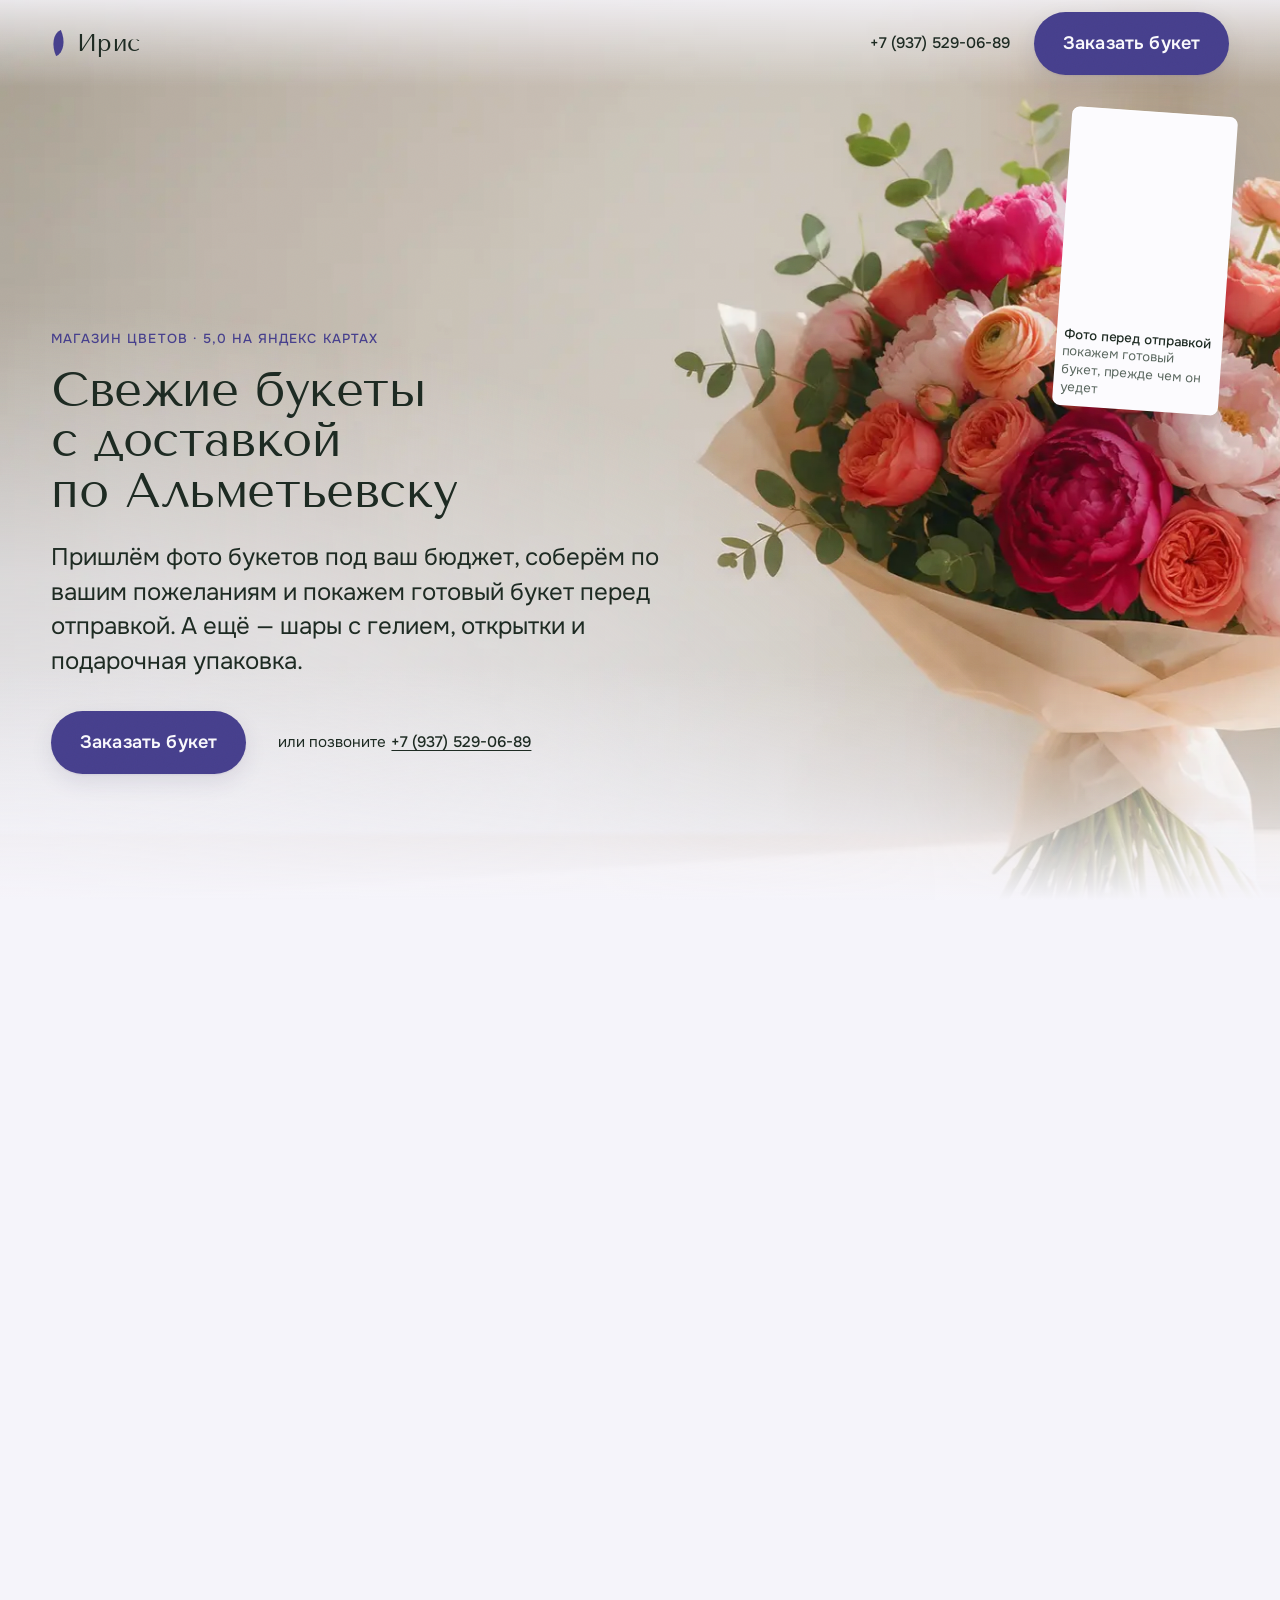
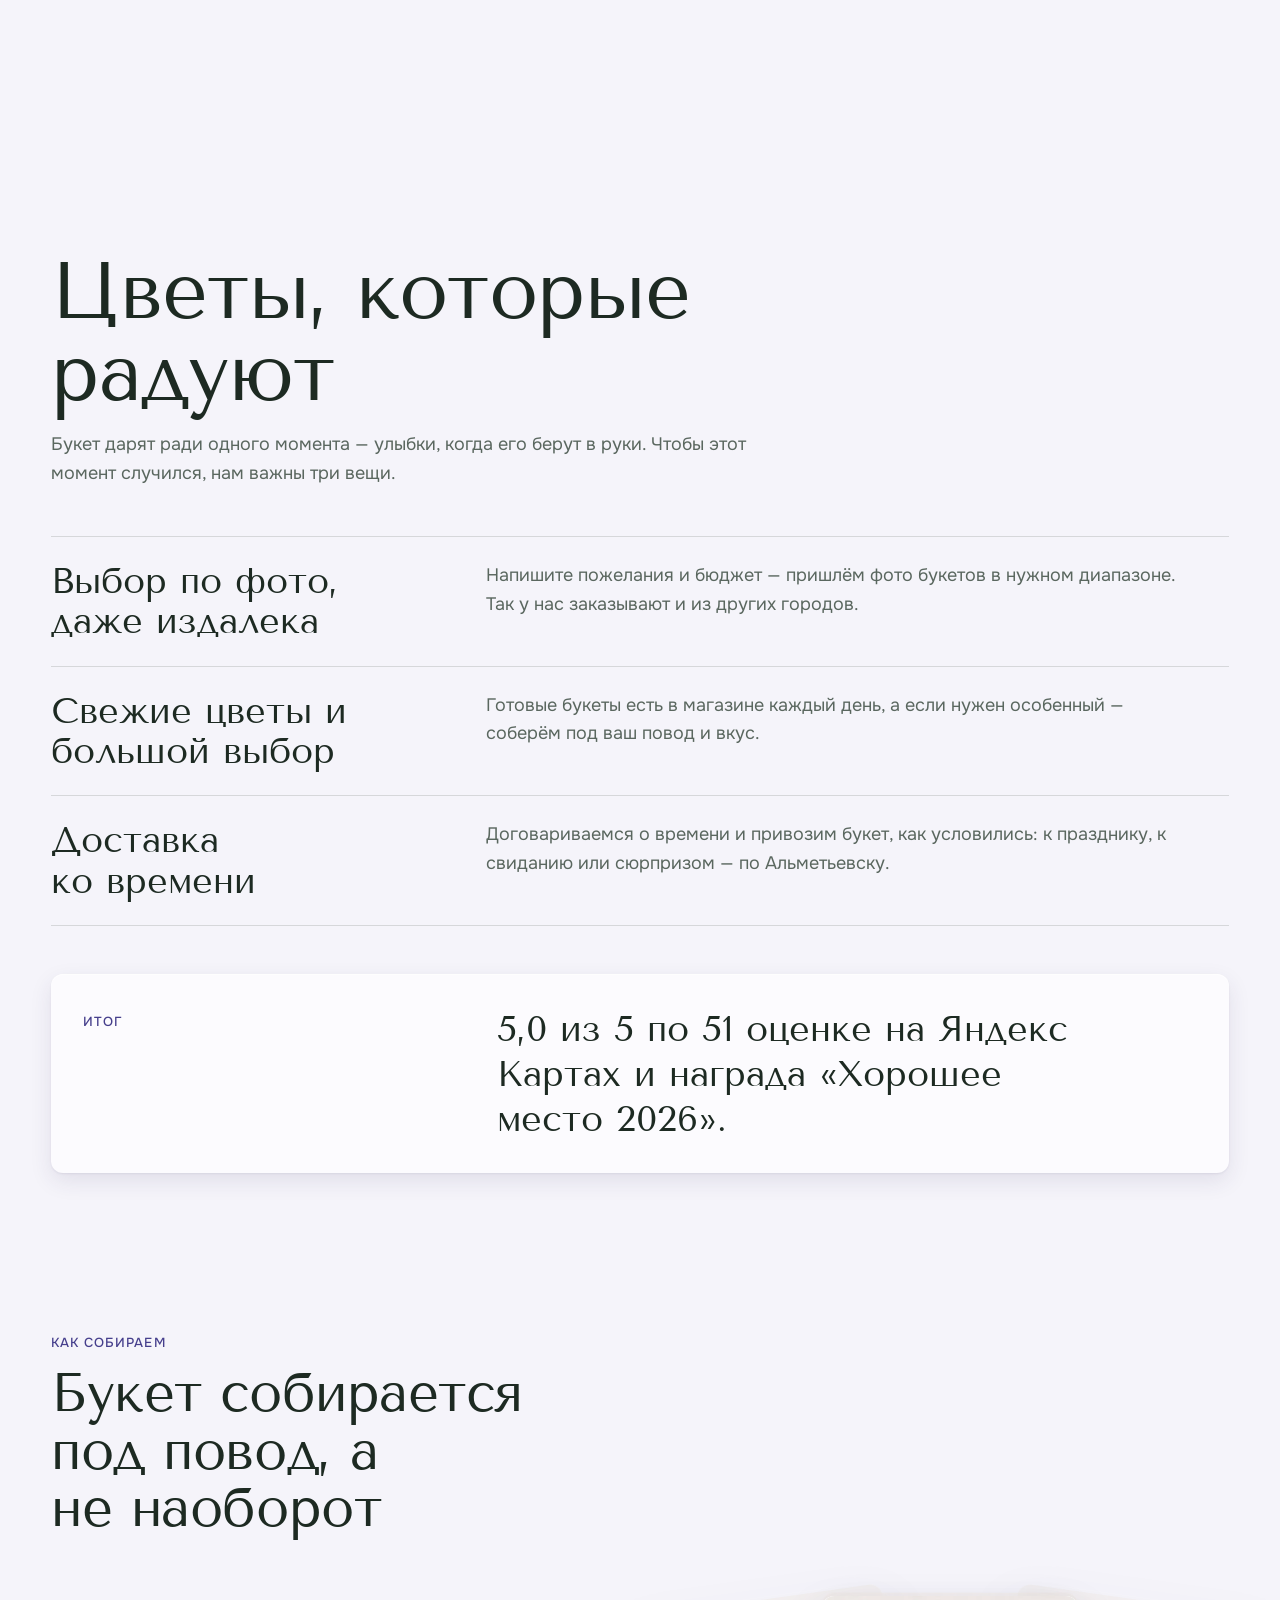
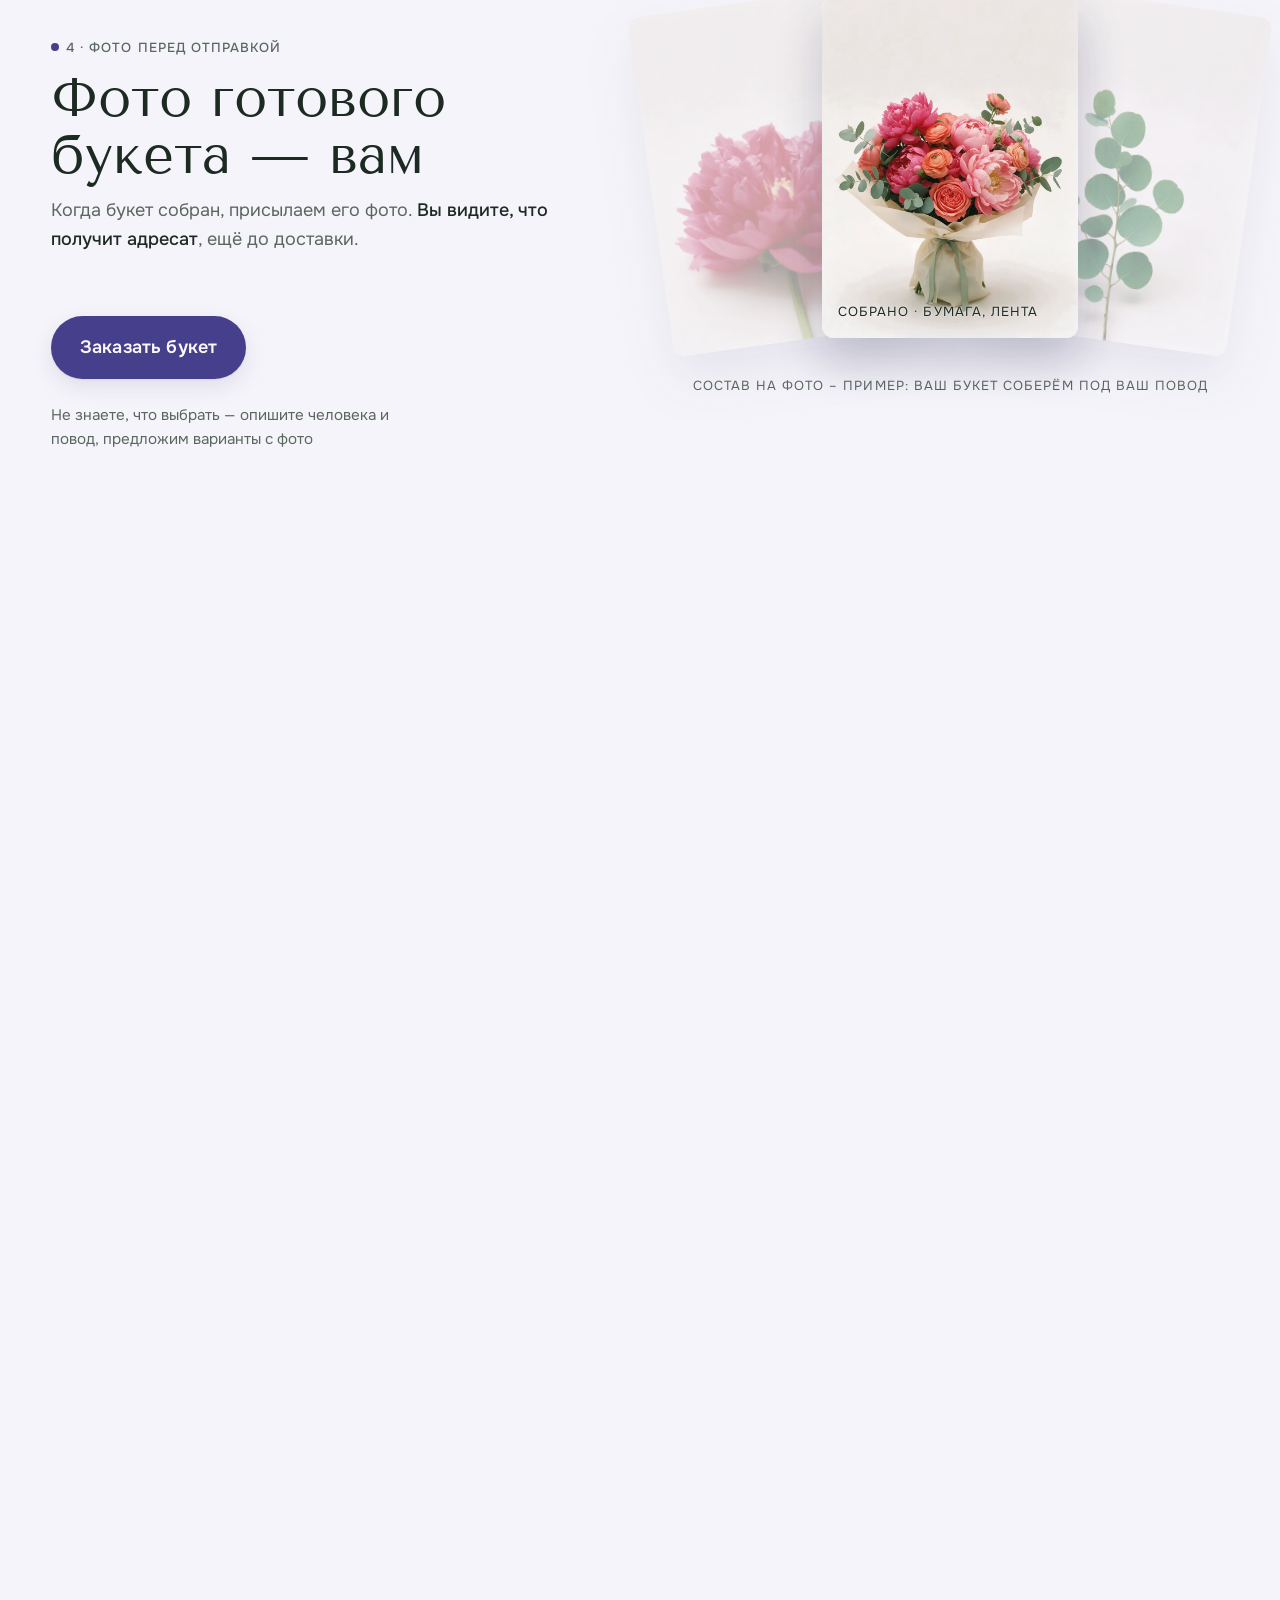
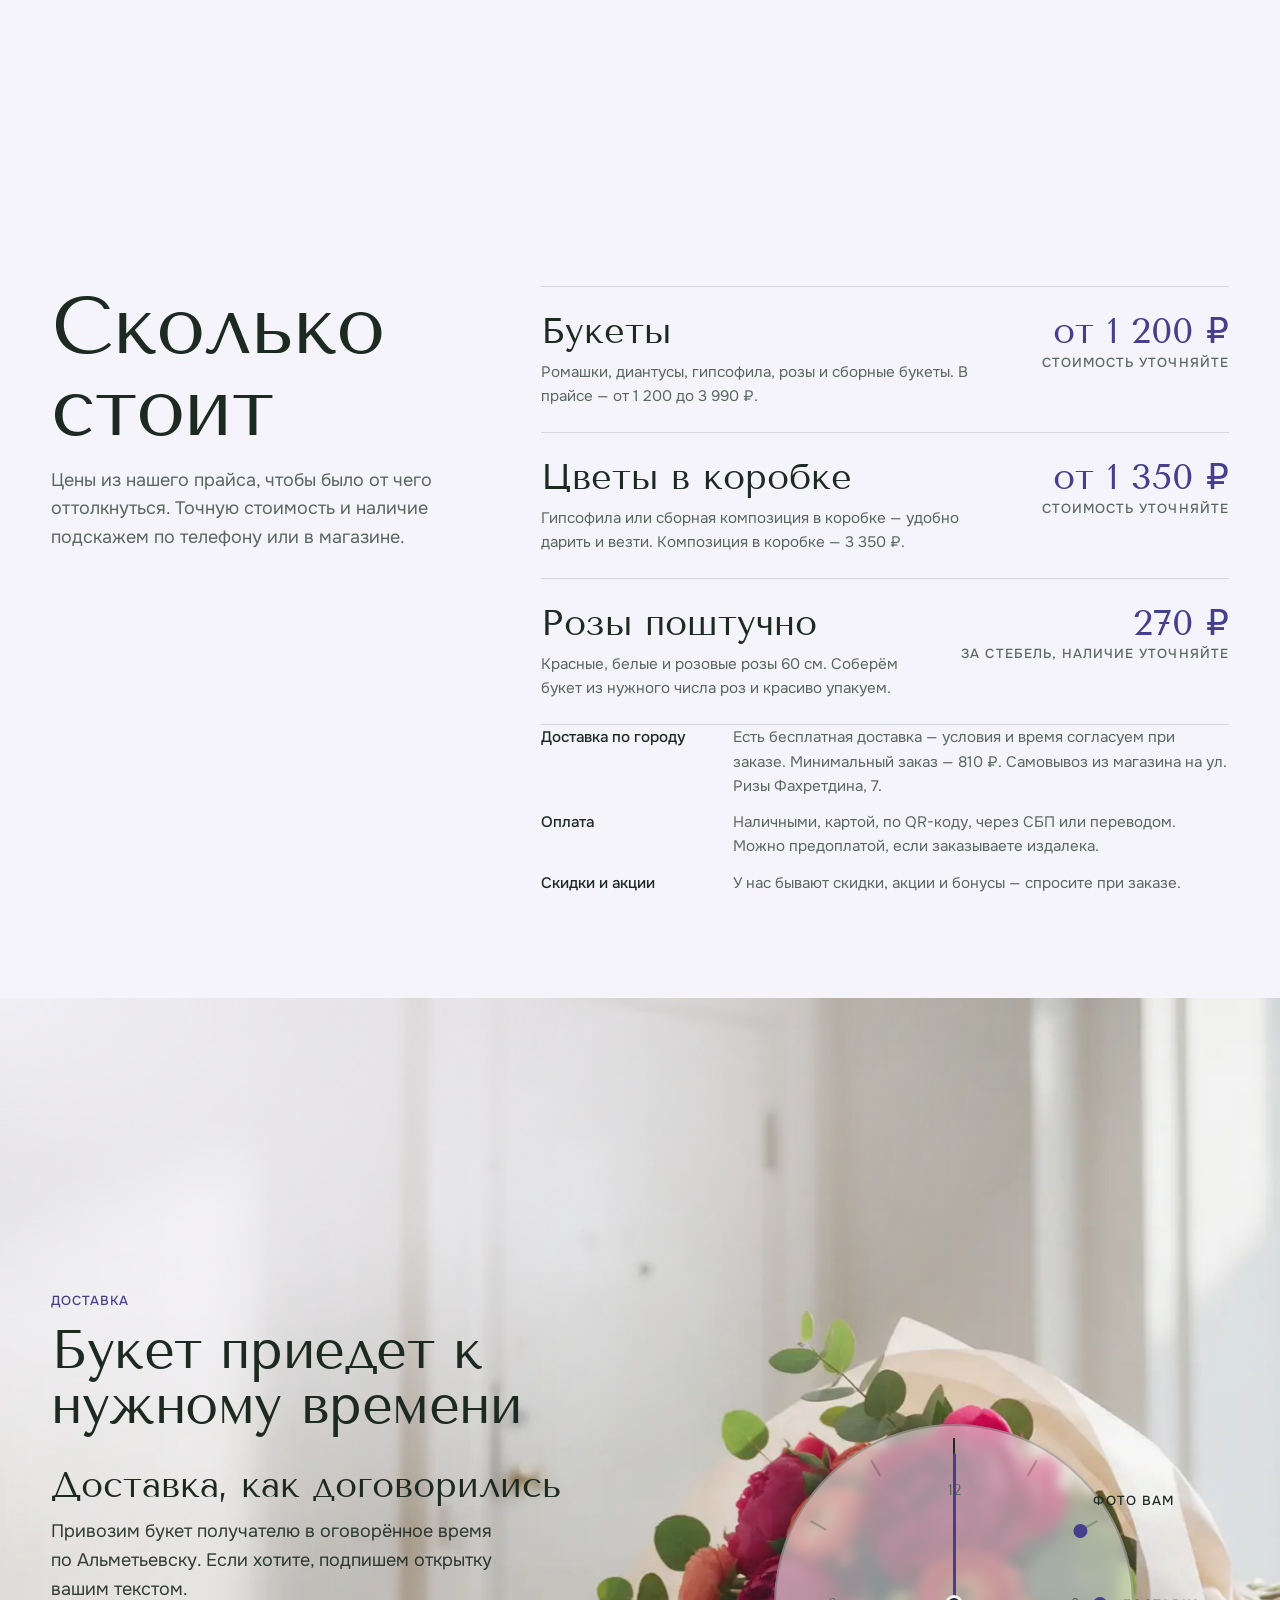
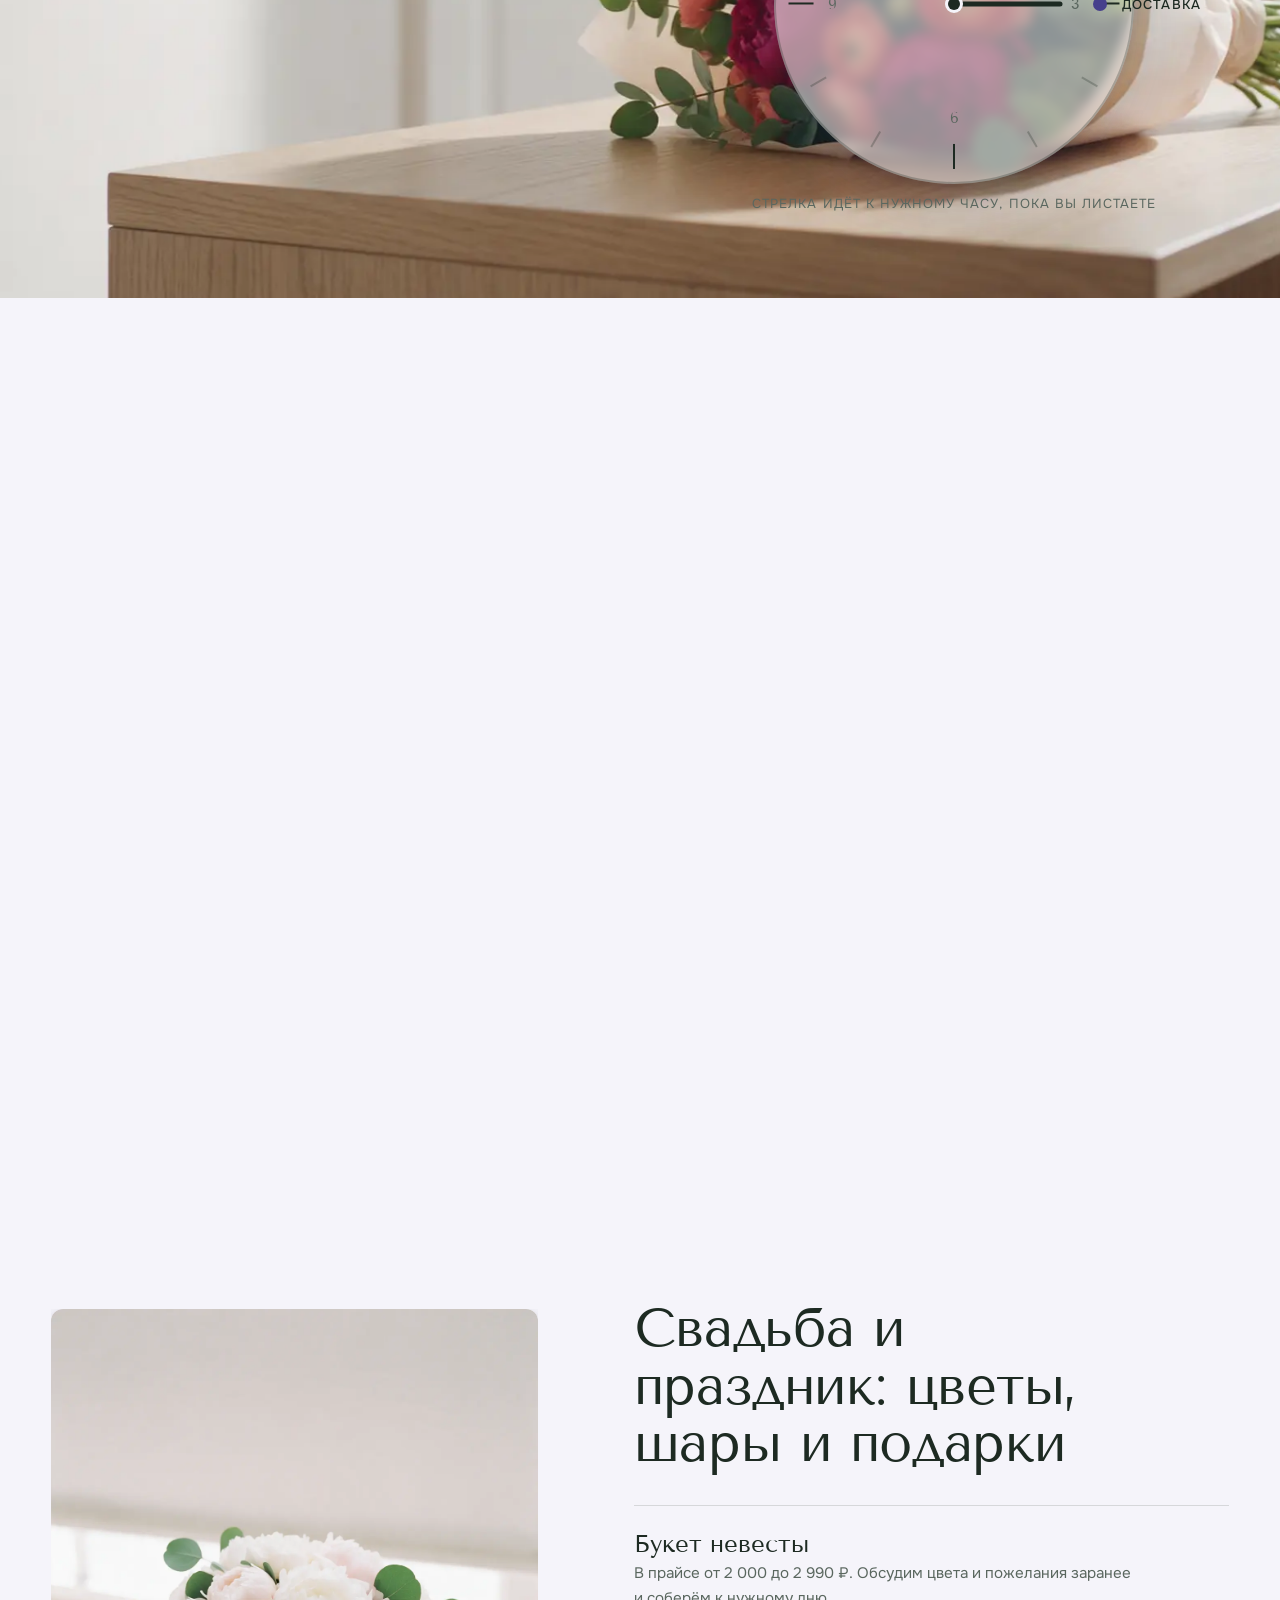
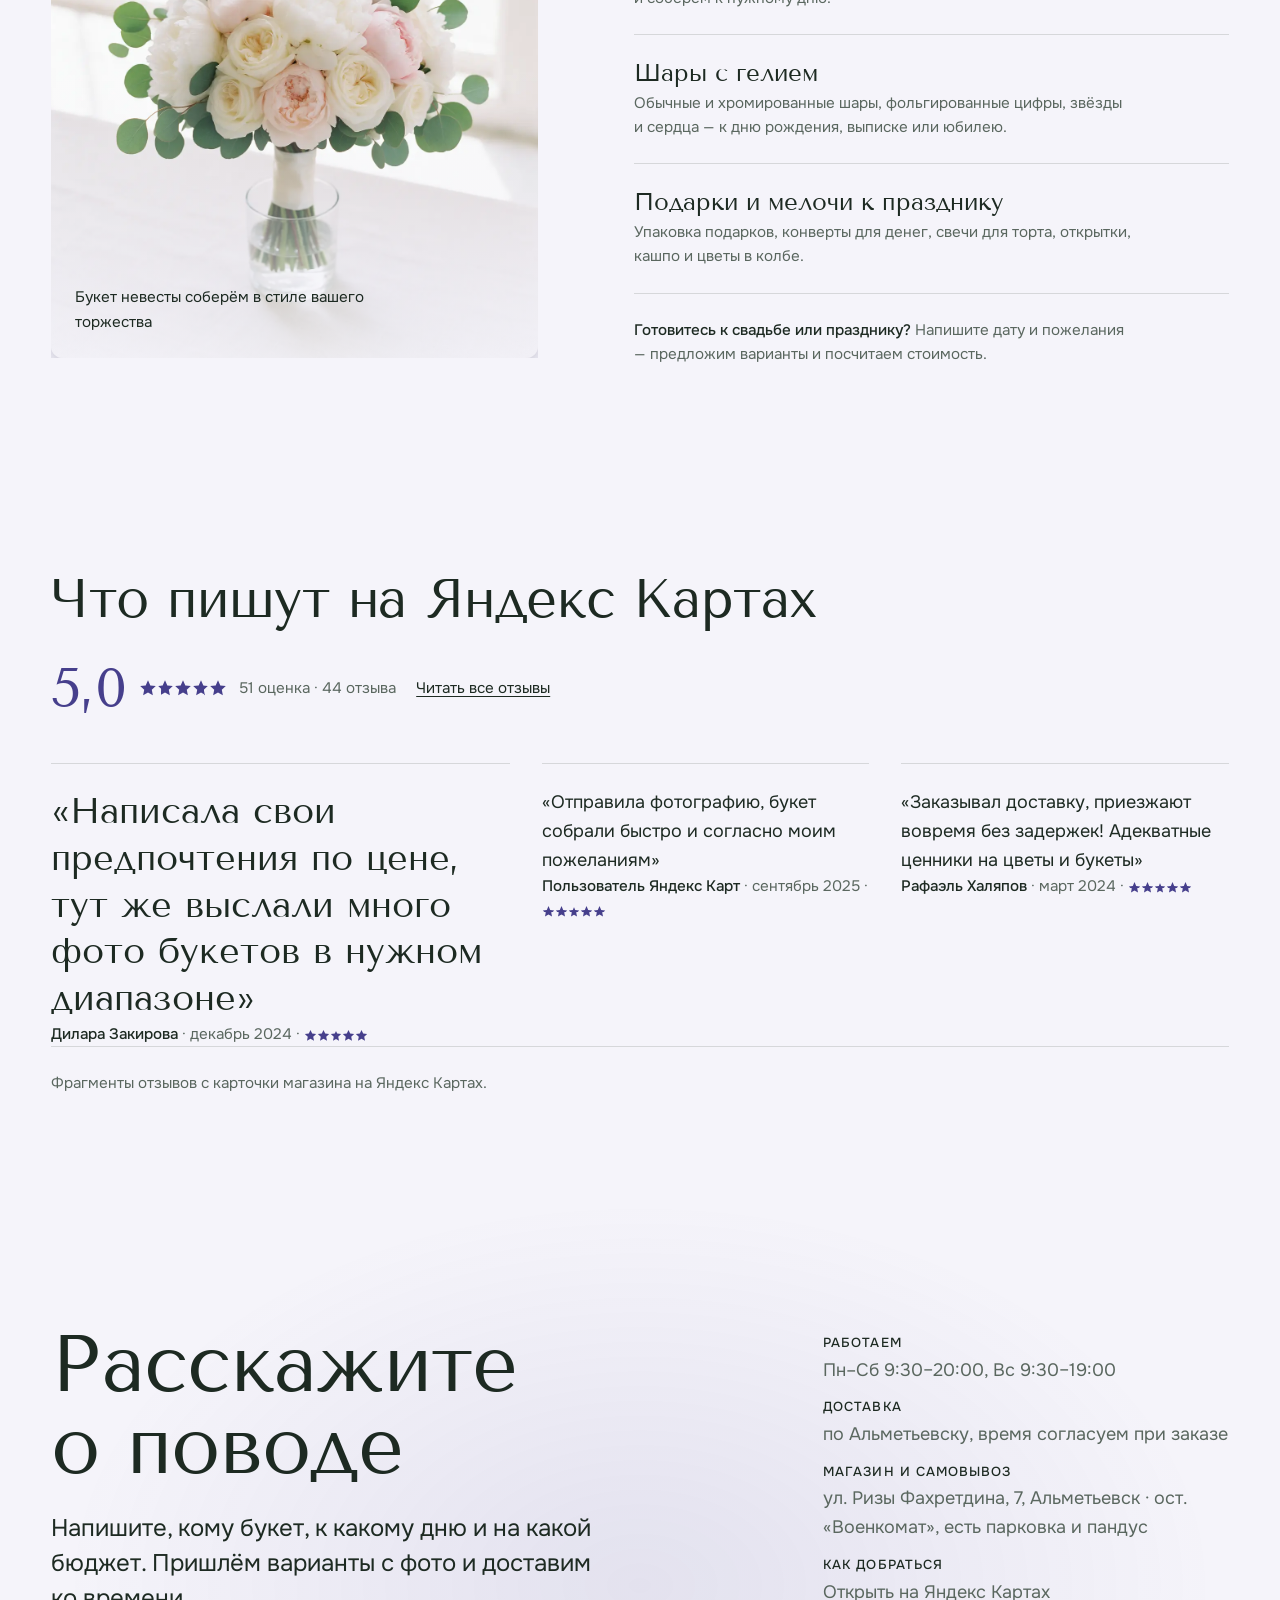
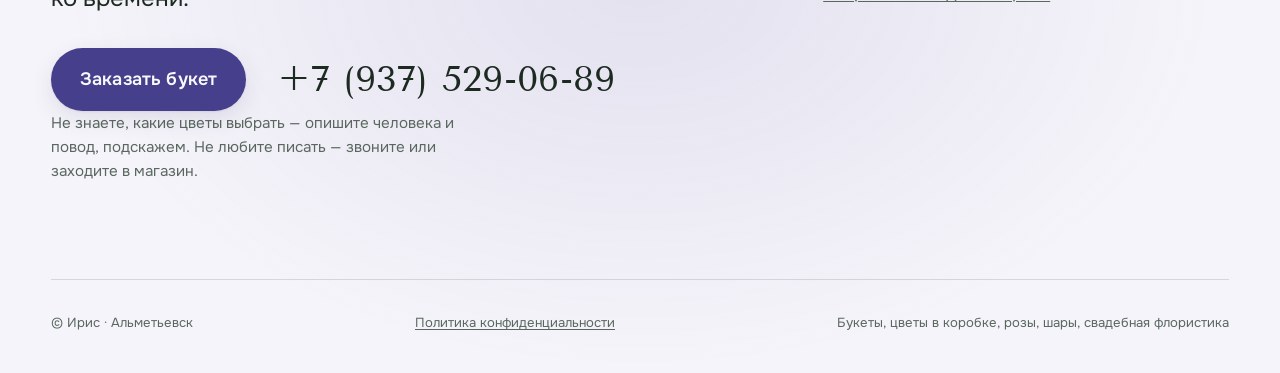
<file: index.html>
<!doctype html>
<html lang="ru">
<head>
<meta charset="utf-8">
<meta name="robots" content="noindex, nofollow">
<meta name="viewport" content="width=device-width, initial-scale=1, viewport-fit=cover">
<title>Ирис · цветы с доставкой в Альметьевске</title>
<meta name="description" content="«Ирис» — магазин цветов в Альметьевске на ул. Ризы Фахретдина, 7. Букеты от 1 200 ₽, цветы в коробке, розы, шары с гелием, доставка по городу. Пн–Сб 9:30–20:00, Вс 9:30–19:00.">
<meta property="og:type" content="website">
<meta property="og:locale" content="ru_RU">
<meta property="og:site_name" content="Ирис">
<meta property="og:title" content="Свежие букеты с доставкой по Альметьевску">
<meta property="og:description" content="Пришлём фото букетов под ваш бюджет, соберём по вашим пожеланиям и покажем готовый букет перед отправкой. А ещё — шары с гелием, открытки и подарочная упаковка.">

<meta property="og:image" content="assets/og.jpg">
<meta property="og:image:width" content="1200">
<meta property="og:image:height" content="630">
<meta name="twitter:card" content="summary_large_image">
<link rel="preload" as="image" href="assets/hero-m.webp" media="(max-width: 860px)" fetchpriority="high">
<link rel="preload" as="image" href="assets/hero.webp" media="(min-width: 861px)" fetchpriority="high">
<link rel="preload" href="fonts/onest-cyrillic.woff2" as="font" type="font/woff2" crossorigin>
<link rel="preload" href="fonts/tenor-cyrillic.woff2" as="font" type="font/woff2" crossorigin>
<link rel="stylesheet" href="fonts/fonts.css">
<link rel="icon" href="data:image/svg+xml,%3Csvg xmlns=%27http://www.w3.org/2000/svg%27 viewBox=%270 0 32 32%27%3E%3Crect width=%2732%27 height=%2732%27 rx=%277%27 fill=%27%23463f8c%27/%3E%3Cpath d=%27M16 26c0-8 3-13 10-16-1 8-4 13-10 16z%27 fill=%27%23f5f4fa%27/%3E%3Cpath d=%27M16 26c0-6-2-10-7-12 1 6 3 10 7 12z%27 fill=%27%23f5f4fa%27 opacity=%27.6%27/%3E%3C/svg%3E">
<link rel="stylesheet" href="vibe.css">
<script type="application/ld+json">
{"@context":"https://schema.org","@type":"Florist","name":"Ирис","description":"Магазин цветов: букеты, цветы в коробке, розы, букет невесты, шары с гелием, подарочная упаковка, доставка по Альметьевску.","image":"assets/og.jpg","telephone":"+7 (937) 529-06-89","openingHours":["Mo-Sa 09:30-20:00","Su 09:30-19:00"],"areaServed":"Альметьевск","address":{"@type":"PostalAddress","streetAddress":"ул. Ризы Фахретдина, 7","addressLocality":"Альметьевск","addressCountry":"RU"},"priceRange":"от 1 200 ₽","paymentAccepted":"Cash, Credit Card, QR, Bank transfer","aggregateRating":{"@type":"AggregateRating","ratingValue":"5.0","ratingCount":"51","reviewCount":"44"}}
</script>
<style>
  /* ---- тема: шесть цветов, два шрифта (палитра «ирис», светлая) ---- */
  .v-page {
    --v-canvas: #f5f4fa; --v-surface: #fcfbfe;
    --v-ink: #1d2a22; --v-ink-soft: #5a675f;          /* 5,4:1 на холсте */
    --v-accent: #463f8c; --v-accent-ink: #f9f8fc;     /* 8,1:1 на холсте, 8,4:1 текст на кнопке */
    --v-font-display: "Tenor Sans", "Trebuchet MS", "Segoe UI", system-ui, sans-serif;
    --v-font-text: "Onest", "Segoe UI", system-ui, sans-serif;
    --v-shadow-color: 46 42 84;
    /* светлый холст: тени легче, кромка карточек световая, а не тёмная */
    --v-e1: 0 1px 2px rgb(var(--v-shadow-color) / .08), 0 8px 22px rgb(var(--v-shadow-color) / .10);
    --v-e2: 0 2px 6px rgb(var(--v-shadow-color) / .10), 0 22px 54px rgb(var(--v-shadow-color) / .16);
    --v-edge: inset 0 1px 0 rgb(255 255 255 / .7);
    --v-radius: 12px;
    --v-section: clamp(3.5rem, 8vw, 7rem);
    --v-display-weight: 400;
    --v-track-tight: -0.008em;
    --v-track-normal: 0;
  }
  html, body { background: #f5f4fa; }
  .v-page .v-display { font-weight: 400; }
  .v-page .v-display--xl { line-height: 1.02; }
  .v-page .v-lede { font-weight: 400; line-height: 1.45; }
  .v-page .v-label { font-weight: 500; }
  .v-page .v-btn { font-size: var(--v-t-base); font-weight: 600; }
  .v-page [id] { scroll-margin-top: 5rem; }

  /* ---- шапка: прозрачная на первом экране, плотная после ------------------- */
  .bar { position: fixed; inset: 0 0 auto 0; z-index: 30; display: flex; align-items: center; justify-content: space-between;
    padding: var(--v-3) var(--v-gutter); gap: var(--v-4);
    background: linear-gradient(to bottom, rgb(245 244 250 / .85), rgb(245 244 250 / 0));
    transition: background-color .3s var(--v-ease-out), box-shadow .3s var(--v-ease-out); }
  .bar.is-scrolled { background: rgb(245 244 250 / .88); -webkit-backdrop-filter: blur(12px); backdrop-filter: blur(12px); box-shadow: 0 1px 0 var(--v-hair); }
  .bar__mark { font-family: var(--v-font-display); font-size: var(--v-t-lg); letter-spacing: .02em; text-decoration: none;
    display: inline-flex; align-items: center; gap: .45em; min-height: 44px; white-space: nowrap; }
  .bar__mark i { width: .62em; height: .92em; border-radius: 100% 0 100% 0; background: var(--v-accent); display: inline-block; transform: rotate(-24deg); }
  .bar__right { display: flex; align-items: center; gap: var(--v-4); }
  .bar__tel { text-decoration: none; font-weight: 500; font-size: var(--v-t-sm); color: var(--v-ink); display: inline-flex; align-items: center; min-height: 44px; padding: 0 var(--v-2); }
  @media (max-width: 700px) {
    .bar__tel { display: none; }
    .bar .v-btn { padding: 0 1em; min-height: 44px; font-size: .9rem; }
    .bar__right { gap: var(--v-2); }
    .bar__mark { font-size: 1.15rem; }
  }
  @media (max-width: 860px) { .bar.is-scrolled { background: rgb(245 244 250 / .94); } }

  /* ---- hero: букет в светлой студии, два плана ------------------------------- */
  /* img внутри <picture>: селектор движка .v-layer > img не достаёт, позиционируем сами */
  .hero__back img { position: absolute; max-width: none; width: 112%; height: 112%; left: -6%; top: -6%; object-fit: cover; object-position: 0% 50%; } /* кадр прижат к левому краю: пустая стена под текстом шире */
  .hero__card { --w: clamp(160px, 13vw, 200px); --r: clamp(1.5rem, 4vw, 5rem); --t: clamp(5.5rem, 11vh, 8rem); }
  .hero__card figure { position: absolute; right: var(--r); top: var(--t); width: var(--w); padding: .45rem .45rem .6rem; border-radius: calc(var(--v-radius) - 4px);
    background: var(--v-surface); box-shadow: 0 30px 60px rgb(46 42 84 / .18), var(--v-edge); transform: rotate(4deg); }
  .hero__card img { width: 100%; height: auto; aspect-ratio: 3 / 4; object-fit: cover; border-radius: calc(var(--v-radius) - 7px); display: block; }
  .hero__card figcaption { margin-top: .55rem; font-size: var(--v-t-xs); line-height: 1.35; color: var(--v-ink-soft); }
  .hero__card figcaption b { display: block; color: var(--v-ink); font-weight: 500; }
  /* светлый скрим цвета холста под текст: угол на компьютере, полоса на телефоне */
  .hero__scrim { position: absolute; inset: 0; z-index: 2; pointer-events: none;
    background: radial-gradient(120% 95% at 0% 100%, rgb(245 244 250 / .92) 0%, rgb(245 244 250 / .6) 38%, transparent 70%); }
  .hero__floor { position: absolute; inset: auto 0 0 0; height: 26%; z-index: 2; pointer-events: none;
    background: linear-gradient(to top, var(--v-canvas) 0%, rgb(245 244 250 / .5) 45%, transparent 100%); }
  .hero__copy { bottom: clamp(5rem, 14vh, 9rem); max-width: min(46rem, 86vw); }
  .hero__label { display: block; margin-bottom: var(--v-4); color: var(--v-accent); }
  .hero__copy .v-display { font-size: clamp(2.2rem, 1rem + 2.6vw, 3.5rem); max-width: 21ch; }
  .hero__copy .v-lede { margin-top: var(--v-5); color: var(--v-ink); max-width: 38ch; }
  .hero__cta { display: flex; flex-wrap: wrap; align-items: center; gap: var(--v-4) var(--v-6); margin-top: var(--v-6); }
  .hero__tel { text-decoration: none; color: var(--v-ink); font-size: var(--v-t-sm); display: inline-flex; align-items: center; min-height: 44px; gap: .35em; }
  .hero__tel b { font-weight: 500; text-decoration: underline; text-decoration-thickness: 1px; text-underline-offset: .18em; }
  @media (max-height: 760px) and (min-width: 861px) { .hero__copy .v-display { font-size: var(--v-t-2xl); } .hero__copy { bottom: clamp(3.5rem, 10vh, 6rem); } }
  @media (max-width: 860px) {
    .hero__back img { object-position: 50% 62%; }
    .hero__scrim { background: linear-gradient(to bottom, rgb(245 244 250 / .94) 0%, rgb(245 244 250 / .8) 44%, transparent 66%); }
    .hero__floor { height: 14%; }
    .hero__card { --w: 27vw; --r: 5vw; --t: auto; }
    .hero__card figure { top: auto; bottom: 7vh; box-shadow: 0 18px 36px rgb(46 42 84 / .22); padding: .35rem .35rem .45rem; transform: rotate(-4deg); }
    .hero__card figcaption { display: none; }
    .hero__copy { top: clamp(5.5rem, 11vh, 7rem); bottom: auto; max-width: none; }
    .hero__copy .v-display { font-size: var(--v-t-2xl); max-width: none; }
    .hero__copy .v-lede { font-size: var(--v-t-base); margin-top: var(--v-4); }
    .hero__label { margin-bottom: var(--v-3); }
    .hero__cta { margin-top: var(--v-5); gap: var(--v-2) var(--v-5); }
  }
  @media (max-width: 600px) and (max-height: 700px) { .hero__card { --w: 22vw; } .hero__card figure { bottom: 4vh; } }

  /* ---- повод бывает один раз: строки-определения и поворот ------------------- */
  .poka__head { max-width: 58rem; margin-bottom: var(--v-7); }
  .poka__head .v-body { margin-top: var(--v-4); }
  .poka__rows li { display: grid; grid-template-columns: minmax(14rem, .8fr) 1.6fr; gap: var(--v-2) var(--v-8); padding: var(--v-5) 0; border-top: 1px solid var(--v-hair); align-items: start; }
  .poka__rows li:last-child { border-bottom: 1px solid var(--v-hair); }
  .poka__rows h3 { font-family: var(--v-font-display); font-weight: 400; font-size: var(--v-t-xl); line-height: 1.12; letter-spacing: 0; text-wrap: balance; }
  .poka__rows p { color: var(--v-ink-soft); max-width: 58ch; text-wrap: pretty; }
  .turn { margin-top: var(--v-7); display: grid; grid-template-columns: minmax(14rem, .8fr) 1.6fr; gap: var(--v-2) var(--v-8); align-items: start;
    padding: var(--v-6); border-radius: var(--v-radius); background: var(--v-surface); box-shadow: var(--v-e1), var(--v-edge); }
  .turn .v-label { color: var(--v-accent); padding-top: .4em; }
  .turn__text { font-family: var(--v-font-display); font-size: var(--v-t-xl); line-height: 1.25; letter-spacing: 0; text-wrap: pretty; max-width: 32ch; }
  @media (max-width: 860px) {
    .poka__rows li, .turn { grid-template-columns: 1fr; gap: var(--v-2); }
    .poka__rows h3 { font-size: var(--v-t-lg); }
    .turn { padding: var(--v-5); }
    .turn__text { font-size: var(--v-t-lg); }
  }

  /* ---- фирменный ход 1: букет собирается веером ------------------------------ */
  .sb { display: grid; grid-template-columns: 1fr 1fr; grid-template-rows: auto 1fr auto; column-gap: var(--v-8); height: 100%;
    padding: clamp(4.5rem, 12vh, 7rem) var(--v-gutter) clamp(2.5rem, 8vh, 5rem); }
  .sb__head { grid-column: 1; max-width: 34rem; }
  .sb__head .v-label { display: block; margin-bottom: var(--v-3); color: var(--v-accent); }
  .sb__rep { grid-column: 1; grid-row: 2; position: relative; align-self: center; min-height: 12rem; }
  .sb__rep > div { position: absolute; left: 0; top: 0; max-width: 32rem; }
  .sb__step { display: inline-flex; align-items: center; gap: .55em; font-size: var(--v-t-xs); letter-spacing: var(--v-track-wide); text-transform: uppercase; color: var(--v-ink-soft); font-weight: 500; margin-bottom: var(--v-3); }
  .sb__step i { width: .6em; height: .6em; border-radius: 50%; background: var(--v-accent); }
  .sb__rep h3 { font-family: var(--v-font-display); font-weight: 400; font-size: var(--v-t-2xl); line-height: 1.05; letter-spacing: 0; text-wrap: balance; margin-bottom: var(--v-3); }
  .sb__rep p { color: var(--v-ink-soft); max-width: 44ch; text-wrap: pretty; }
  .sb__rep p b { color: var(--v-ink); font-weight: 500; }
  .sb__after { grid-column: 1; grid-row: 3; display: flex; align-items: center; gap: var(--v-5); flex-wrap: wrap; }
  .sb__hint { font-size: var(--v-t-sm); color: var(--v-ink-soft); max-width: 34ch; }
  .fan { grid-column: 2; grid-row: 1 / -1; position: relative; align-self: center; justify-self: center; width: min(100%, 66vh); aspect-ratio: 1 / 1; }
  /* карточка: угол a0 в стопке → a1 в веере, сдвиг tx – чтобы цветы задних карточек не прятались за передней;
     k – доля раскрытия своей карточки; w – выход готового букета. Ось вращения далеко под карточкой (250 %): веер идёт дугой, низ карточек расходится */
  .fan__card { --k: clamp(0, calc((var(--v-p, 0) - var(--s)) / .3), 1); --w: clamp(0, calc((var(--v-p, 0) - .58) / .24), 1);
    position: absolute; left: 27%; bottom: 6%; width: 46%; aspect-ratio: 3 / 4; transform-origin: 50% 250%; /* left = (100 − 46) / 2: у figure margin обнулён движком, центрируем через left */
    border-radius: var(--v-radius); overflow: hidden; background: var(--v-surface); box-shadow: 0 24px 48px rgb(46 42 84 / .18), var(--v-edge);
    transform: translateX(calc(var(--k) * var(--tx))) rotate(calc(var(--a0) * (1 - var(--k)) + var(--a1) * var(--k))) translateY(calc(var(--k) * -6% + var(--w) * 5%));
    opacity: calc(1 - .6 * var(--w)); will-change: transform, opacity; }
  .fan__card img { width: 100%; height: 100%; object-fit: cover; display: block; }
  .fan__card figcaption { position: absolute; left: var(--v-4); right: var(--v-4); bottom: var(--v-4); font-size: var(--v-t-xs); letter-spacing: var(--v-track-wide); text-transform: uppercase; color: var(--v-ink);
    opacity: calc(var(--k) * (1 - var(--w))); text-shadow: 0 1px 8px rgb(252 251 254 / .9), 0 0 2px rgb(252 251 254 / .9); }
  .fan__card--1 { --s: .04; --a0: 0deg; --a1: -8deg; --tx: -30%; z-index: 3; }
  .fan__card--2 { --s: .14; --a0: 1deg; --a1: 0deg; --tx: 0%; z-index: 2; }
  .fan__card--3 { --s: .24; --a0: -1deg; --a1: 8deg; --tx: 30%; z-index: 1; }
  .fan__card--wrap { --k: 1; z-index: 4; transform-origin: 50% 50%; transform: translateY(calc((1 - var(--w)) * 14%)) scale(calc(.92 + .08 * var(--w))); opacity: var(--w); }
  .fan__card--wrap figcaption { opacity: var(--w); }
  .fan__legend { position: absolute; left: 0; right: 0; bottom: -1.6rem; text-align: center; font-size: var(--v-t-xs); color: var(--v-ink-soft); letter-spacing: var(--v-track-wide); text-transform: uppercase; }
  @media (max-width: 1100px) { .sb { column-gap: var(--v-6); } .sb__rep h3 { font-size: var(--v-t-xl); } }
  @media (max-width: 860px) {
    .sb { grid-template-columns: 1fr; grid-template-rows: auto auto 1fr auto; row-gap: var(--v-3); padding: clamp(4.5rem, 11vh, 6rem) var(--v-gutter) clamp(1.5rem, 5vh, 3rem); }
    .sb__head { max-width: none; }
    .sb__head .v-label { display: none; }
    .sb__head .v-display { font-size: var(--v-t-xl); }
    .fan { grid-column: 1; grid-row: 2; width: min(100%, 40vh); aspect-ratio: 4 / 3; align-self: start; }
    .fan__card { bottom: 0; }
    .fan__card--1 { --a1: -6deg; --tx: -24%; } .fan__card--3 { --a1: 6deg; --tx: 24%; }
    .fan__card figcaption { display: none; }
    .fan__legend { display: none; }
    .sb__rep { grid-row: 3; align-self: start; min-height: 9rem; }
    .sb__rep h3 { font-size: var(--v-t-lg); margin-bottom: var(--v-2); }
    .sb__rep p { font-size: var(--v-t-sm); }
    .sb__after { grid-row: 4; }
    .sb__hint { display: none; }
  }
  @media (max-width: 600px) and (max-height: 760px) { .fan { width: min(100%, 34vh); } .sb__after { display: none; } }

  /* ---- сколько стоит: три формата строками, условия рядом --------------------- */
  .price { display: grid; grid-template-columns: .8fr 1.4fr; gap: var(--v-9); align-items: start; }
  .price__head .v-body { color: var(--v-ink-soft); margin-top: var(--v-4); }
  .price__rows li { display: grid; grid-template-columns: 1fr auto; gap: var(--v-2) var(--v-6); padding: var(--v-5) 0; border-top: 1px solid var(--v-hair); align-items: start; }
  .price__rows li:last-child { border-bottom: 1px solid var(--v-hair); }
  .price__rows h3 { font-family: var(--v-font-display); font-weight: 400; font-size: var(--v-t-xl); line-height: 1.12; letter-spacing: 0; }
  .price__rows p { color: var(--v-ink-soft); font-size: var(--v-t-sm); max-width: 44ch; }
  .price__rows .sum { grid-column: 2; grid-row: 1 / span 2; font-family: var(--v-font-display); font-size: var(--v-t-xl); line-height: 1.1; color: var(--v-accent); text-align: right; white-space: nowrap; }
  .price__rows .sum small { display: block; font-family: var(--v-font-text); font-weight: 500; font-size: var(--v-t-xs); letter-spacing: var(--v-track-wide); text-transform: uppercase; color: var(--v-ink-soft); margin-top: .35em; }
  .price__terms { margin-top: var(--v-6); display: grid; gap: var(--v-3); }
  .price__terms li { display: grid; grid-template-columns: 11rem 1fr; gap: var(--v-4); font-size: var(--v-t-sm); color: var(--v-ink-soft); }
  .price__terms b { color: var(--v-ink); font-weight: 500; }
  .price > * { min-width: 0; }
  @media (max-width: 1000px) {
    .price { grid-template-columns: 1fr; gap: var(--v-6); }
    .price__rows li { grid-template-columns: 1fr; }
    .price__rows .sum { grid-column: 1; grid-row: auto; text-align: left; white-space: normal; margin-top: var(--v-2); }
    .price__terms li { grid-template-columns: 1fr; gap: var(--v-1); }
  }

  /* ---- фирменный ход 2: часы доставки ----------------------------------------- */
  .kc__img img { width: 112%; height: 112%; left: -6%; top: -6%; object-fit: cover; object-position: 60% 50%; }
  .kc__scrim { position: absolute; inset: 0; z-index: 2; pointer-events: none;
    background: radial-gradient(115% 90% at 0% 0%, rgb(245 244 250 / .94) 0%, rgb(245 244 250 / .66) 40%, transparent 72%); }
  .kc { position: absolute; inset: 0; z-index: 3; display: grid; grid-template-columns: 1.1fr .9fr; column-gap: var(--v-8); align-items: center;
    padding: clamp(4.5rem, 12vh, 7rem) var(--v-gutter) clamp(2.5rem, 8vh, 5rem); }
  .kc__copy { max-width: 36rem; min-width: 0; }
  .kc__copy .v-label { display: block; margin-bottom: var(--v-3); color: var(--v-accent); }
  .kc__copy .v-display--lg { font-size: clamp(2rem, 1.3rem + 2.6vw, 3.6rem); margin-bottom: var(--v-6); }
  .kc__rep { position: relative; min-height: 11rem; }
  .kc__rep > div { position: absolute; left: 0; right: 0; top: 0; max-width: 32rem; }
  .kc__rep h3 { font-family: var(--v-font-display); font-weight: 400; font-size: var(--v-t-xl); line-height: 1.12; letter-spacing: 0; margin-bottom: var(--v-3); text-wrap: balance; }
  .kc__rep p { color: var(--v-ink); opacity: .9; max-width: 42ch; text-wrap: pretty; }
  .clock { position: relative; justify-self: center; align-self: end; margin: 0 3rem 2.6rem 0; width: min(100%, 40vh, 380px); aspect-ratio: 1 / 1; border-radius: 50%;
    background: rgb(245 244 250 / .55); box-shadow: inset 0 0 0 2px var(--v-hair-strong), var(--v-e2); -webkit-backdrop-filter: blur(6px); backdrop-filter: blur(6px); }
  .clock__tick { position: absolute; left: 50%; top: 4%; width: 2px; height: 5%; margin-left: -1px; background: var(--v-hair-strong); transform-origin: 50% 920%; transform: rotate(var(--deg)); }
  .clock__tick--big { background: var(--v-ink); height: 7%; transform-origin: 50% 657%; }
  .clock__mark { position: absolute; inset: 0; transform: rotate(var(--deg)); pointer-events: none; }
  .clock__mark i { position: absolute; left: 50%; top: 7.5%; width: .9rem; height: .9rem; margin-left: -.45rem; border-radius: 50%;
    background: var(--v-accent); box-shadow: 0 0 0 0 rgb(70 63 140 / .45); transform: scale(calc(.55 + .45 * var(--on))); opacity: calc(.4 + .6 * var(--on)); }
  .clock__mark b { position: absolute; left: 50%; top: -2.4rem; transform: translateX(-50%) rotate(calc(-1 * var(--deg))); font-family: var(--v-font-text); font-weight: 500; font-size: var(--v-t-xs); letter-spacing: var(--v-track-wide); text-transform: uppercase; white-space: nowrap;
    color: var(--v-ink); opacity: calc(.55 + .45 * var(--on)); }
  .clock__mark--photo { --deg: 60deg; --on: clamp(0, calc((var(--v-p, 0) - .6) * 14), 1); }
  .clock__mark--door { --deg: 90deg; --on: clamp(0, calc((var(--v-p, 0) - .92) * 14), 1); }
  .clock__hand { position: absolute; left: 50%; bottom: 50%; transform-origin: 50% 100%; border-radius: 999px; }
  .clock__hand--h { width: 5px; height: 30%; margin-left: -2.5px; background: var(--v-ink); transform: rotate(calc(var(--v-p, 0) * 90deg)); }
  .clock__hand--m { width: 3px; height: 42%; margin-left: -1.5px; background: var(--v-accent); transform: rotate(calc(var(--v-p, 0) * 1080deg)); }
  .clock__pin { position: absolute; left: 50%; top: 50%; width: 12px; height: 12px; margin: -6px 0 0 -6px; border-radius: 50%; background: var(--v-ink); box-shadow: 0 0 0 3px var(--v-canvas); }
  .clock__num { position: absolute; font-family: var(--v-font-display); font-size: var(--v-t-sm); color: var(--v-ink-soft); }
  .clock__num--12 { left: 50%; top: 15%; transform: translateX(-50%); }
  .clock__num--3 { right: 15%; top: 50%; transform: translateY(-50%); }
  .clock__num--6 { left: 50%; bottom: 15%; transform: translateX(-50%); }
  .clock__num--9 { left: 15%; top: 50%; transform: translateY(-50%); }
  .kc__legend { position: absolute; left: -4rem; right: -4rem; bottom: -1.9rem; text-align: center; white-space: nowrap; font-size: var(--v-t-xs); color: var(--v-ink-soft); letter-spacing: var(--v-track-wide); text-transform: uppercase; }
  @media (max-width: 860px) {
    .kc__scrim { background: linear-gradient(to bottom, rgb(245 244 250 / .96) 0%, rgb(245 244 250 / .86) 46%, rgb(245 244 250 / .3) 78%, transparent 100%); }
    .kc { grid-template-columns: 1fr; grid-template-rows: auto 1fr; row-gap: var(--v-4); align-items: start; padding: clamp(4.5rem, 11vh, 6rem) var(--v-gutter) clamp(1.5rem, 5vh, 3rem); }
    .kc__copy { max-width: none; grid-row: 2; }
    .kc__copy .v-label { display: none; }
    .kc__copy .v-display--lg { font-size: var(--v-t-xl); margin-bottom: var(--v-4); }
    .kc__rep { min-height: 9rem; }
    .kc__rep h3 { font-size: var(--v-t-lg); margin-bottom: var(--v-2); }
    .kc__rep p { font-size: var(--v-t-sm); }
    .clock { grid-row: 1; width: min(52vw, 30vh); justify-self: start; align-self: start; margin: 0; }
    .clock__mark i { top: -.45rem; } /* точка на ободе, чтобы не упиралась в цифру 3 */
    .clock__mark b { top: -2.1rem; font-size: .95rem; }
    .clock__mark--door b { top: -4.1rem; }  /* длинная подпись «доставка» — вынесена за обод, чтобы не закрывать цифру 3 */
    .clock__mark--photo b { top: -2.9rem; }
    .kc__legend { display: none; }
    .clock__num { font-size: .95rem; }
  }
  @media (max-width: 600px) and (max-height: 700px) { .clock { width: min(46vw, 26vh); } }

  /* ---- свадьба и офис: фото со шторкой и факты --------------------------------- */
  .ev { display: grid; grid-template-columns: .9fr 1.1fr; gap: var(--v-9); align-items: center; }
  .ev__fig { position: relative; border-radius: var(--v-radius); overflow: hidden; aspect-ratio: 3 / 4; box-shadow: var(--v-e2), var(--v-edge); }
  .ev__fig img { width: 100%; height: 100%; object-fit: cover; }
  .ev__fig figcaption { position: absolute; left: var(--v-5); right: var(--v-5); bottom: var(--v-5); z-index: 1; font-size: var(--v-t-sm); color: var(--v-ink); max-width: 30ch; }
  .ev__fig::after { content: ""; position: absolute; inset: auto 0 0 0; height: 45%; background: linear-gradient(to top, rgb(245 244 250 / .85), rgb(245 244 250 / .3) 55%, transparent); pointer-events: none; }
  .ev__facts li { padding: var(--v-5) 0; border-top: 1px solid var(--v-hair); display: grid; gap: var(--v-1); }
  .ev__facts li:last-child { border-bottom: 1px solid var(--v-hair); }
  .ev__facts strong { font-family: var(--v-font-display); font-weight: 400; font-size: var(--v-t-lg); letter-spacing: 0; line-height: 1.15; }
  .ev__facts span { color: var(--v-ink-soft); font-size: var(--v-t-sm); max-width: 50ch; }
  .ev .v-stack .v-display { margin-bottom: var(--v-2); }
  .ev__hint { font-size: var(--v-t-sm); color: var(--v-ink-soft); max-width: 50ch; }
  .ev__hint b { color: var(--v-ink); font-weight: 500; }
  @media (max-width: 860px) { .ev { grid-template-columns: 1fr; gap: var(--v-6); } .ev__fig { aspect-ratio: 4 / 3; } .ev__fig img { object-position: 50% 60%; } }

  /* ---- отзывы с Яндекс.Карт: слоты под настоящие ------------------------------- */
  .reviews__head { display: flex; flex-wrap: wrap; gap: var(--v-6); align-items: end; justify-content: space-between; margin-bottom: var(--v-7); }
  .reviews__rating { display: flex; align-items: center; gap: var(--v-3); font-size: var(--v-t-sm); flex-wrap: wrap; }
  .reviews__rating a { display: inline-flex; align-items: center; min-height: 44px; padding: 0 var(--v-2); }
  .reviews__num { font-family: var(--v-font-display); font-size: var(--v-t-2xl); line-height: 1; color: var(--v-accent); }
  .reviews__stars { --size: 1.1rem; display: inline-block; width: calc(var(--size) * 5); height: var(--size);
    background: linear-gradient(90deg, var(--v-accent) calc(var(--r, 0) / 5 * 100%), var(--v-hair-strong) 0);
    -webkit-mask: url("data:image/svg+xml,%3Csvg xmlns='http://www.w3.org/2000/svg' viewBox='0 0 20 20'%3E%3Cpath d='M10 1.5l2.6 5.6 6.1.7-4.5 4.2 1.2 6L10 15l-5.4 3 1.2-6L1.3 7.8l6.1-.7z'/%3E%3C/svg%3E") 0 0 / var(--size) var(--size) repeat-x;
    mask: url("data:image/svg+xml,%3Csvg xmlns='http://www.w3.org/2000/svg' viewBox='0 0 20 20'%3E%3Cpath d='M10 1.5l2.6 5.6 6.1.7-4.5 4.2 1.2 6L10 15l-5.4 3 1.2-6L1.3 7.8l6.1-.7z'/%3E%3C/svg%3E") 0 0 / var(--size) var(--size) repeat-x; }
  .reviews__stars--sm { --size: .8rem; vertical-align: middle; }
  .reviews__list { display: grid; grid-template-columns: 1.4fr 1fr 1fr; gap: var(--v-6); align-items: start; }
  .reviews__item { padding-top: var(--v-5); border-top: 1px solid var(--v-hair); }
  .reviews__item--big .reviews__text { font-family: var(--v-font-display); font-size: var(--v-t-xl); line-height: 1.3; }
  .reviews__text { text-wrap: pretty; }
  .reviews__meta { margin-top: var(--v-4); font-size: var(--v-t-sm); color: var(--v-ink-soft); }
  .reviews__meta b { color: var(--v-ink); font-weight: 500; }
  .reviews__fact { margin-top: var(--v-7); padding-top: var(--v-5); border-top: 1px solid var(--v-hair); font-size: var(--v-t-sm); color: var(--v-ink-soft); }
  @media (max-width: 860px) { .reviews__list { grid-template-columns: 1fr; } }

  /* ---- финал: одно сообщение ----------------------------------------------------- */
  .close { min-height: 86svh; display: grid; grid-template-rows: 1fr auto; padding: clamp(6rem, 14vh, 9rem) var(--v-gutter) 2.5rem;
    background: radial-gradient(60rem 40rem at calc(var(--v-mx, .5) * 100%) calc(var(--v-my, .5) * 100%), rgb(70 63 140 / .10), transparent 60%); }
  .close__inner { align-self: center; display: grid; grid-template-columns: 1.25fr .75fr; gap: var(--v-9); align-items: start; padding-bottom: var(--v-9); }
  .close__inner .v-display { margin-bottom: var(--v-5); }
  .close__inner .v-lede { max-width: 40ch; }
  .close__cta { display: flex; flex-wrap: wrap; align-items: center; gap: var(--v-4) var(--v-6); margin-top: var(--v-6); }
  .close__tel { font-family: var(--v-font-display); font-size: var(--v-t-xl); text-decoration: none; display: inline-flex; align-items: center; min-height: 44px; color: var(--v-ink); letter-spacing: .01em; }
  .close__hint { margin-top: var(--v-4); font-size: var(--v-t-sm); color: var(--v-ink-soft); max-width: 44ch; }
  .close__meta { display: grid; gap: var(--v-3); color: var(--v-ink-soft); padding-top: var(--v-2); }
  .close__meta b { color: var(--v-ink); font-weight: 500; display: block; font-size: var(--v-t-xs); letter-spacing: var(--v-track-wide); text-transform: uppercase; margin-bottom: .2em; }
  .close__logo { display: block; width: min(16rem, 62vw); height: auto; margin: 0 0 var(--v-4) -.4rem; }
  .foot { display: flex; justify-content: space-between; gap: var(--v-4); padding: var(--v-6) 0 0; border-top: 1px solid var(--v-hair); font-size: var(--v-t-xs); color: var(--v-ink-soft); flex-wrap: wrap; }
  @media (max-width: 860px) {
    .close { min-height: 0; padding: clamp(5rem, 12vh, 7rem) var(--v-gutter) calc(2.5rem + env(safe-area-inset-bottom)); }
    .close__inner { grid-template-columns: 1fr; gap: var(--v-7); padding-bottom: var(--v-8); }
    .close__tel { font-size: var(--v-t-lg); }
    .foot__more { display: none; }
  }
  /* телефон: текст не мельче 15 px (--v-t-sm на 390 px = 14 px); блок в конце, чтобы не перебивался правилами компонентов */
  @media (max-width: 860px) {
    .hero__tel, .poka__rows p, .sb__rep p, .sb__hint, .price__rows p, .price__terms li, .kc__rep p, .ev__facts span, .ev__hint, .ev__fig figcaption,
    .reviews__meta, .reviews__rating, .reviews__fact, .close__hint, .close__meta, .foot, .hero__card figcaption { font-size: .95rem; }
    .bar .v-btn { font-size: .95rem; }
    .v-label, .sb__step, .close__meta b, .price__rows .sum small { font-size: .95rem; }
  }

  /* ---- форма заказа во всплывающем окне ------------------------------------------ */
  .order { width: min(100% - 2rem, 40rem); max-height: calc(100dvh - 2rem); padding: 0; border: 0; border-radius: calc(var(--v-radius) + 4px);
    background: var(--v-surface); color: var(--v-ink); box-shadow: 0 40px 90px rgb(46 42 84 / .28), var(--v-edge); overflow: auto; overscroll-behavior: contain; }
  .order::backdrop { background: rgb(29 42 34 / .42); -webkit-backdrop-filter: blur(4px); backdrop-filter: blur(4px); }
  .order[open] { animation: order-in .35s var(--v-ease-out); }
  @keyframes order-in { from { opacity: 0; transform: translateY(18px) scale(.98); } }
  .order__inner { padding: clamp(1.5rem, 4vw, 2.5rem); display: grid; gap: var(--v-4); }
  .order__head { display: flex; justify-content: space-between; align-items: start; gap: var(--v-4); }
  .order__head .v-label { display: block; color: var(--v-accent); margin-bottom: var(--v-2); }
  .order__head h2 { font-family: var(--v-font-display); font-weight: 400; font-size: var(--v-t-xl); line-height: 1.1; }
  .v-page .order__close { width: 44px; height: 44px; flex: none; border-radius: 50%; display: grid; place-items: center; font-size: 1.4rem; line-height: 1;
    color: var(--v-ink-soft); background: var(--v-canvas); }
  .v-page .order__close:hover { color: var(--v-ink); }
  .order__note { font-size: var(--v-t-sm); color: var(--v-ink-soft); }
  .order__grid { display: grid; grid-template-columns: 1fr 1fr; gap: var(--v-4); }
  .order__full { grid-column: 1 / -1; }
  .order label, .order fieldset { display: block; font-size: var(--v-t-sm); font-weight: 500; min-width: 0; }
  .order label > input, .order label > select, .order label > textarea { display: block; margin-top: .4rem; }
  .order fieldset { border: 0; padding: 0; margin: 0; }
  .order [hidden] { display: none !important; }
  .order legend { padding: 0; margin-bottom: .4rem; }
  .order input, .order select, .order textarea { width: 100%; font: inherit; font-weight: 400; font-size: 1rem; color: var(--v-ink);
    background: var(--v-canvas); border: 1px solid var(--v-hair-strong); border-radius: 10px; padding: .75rem .9rem; min-height: 48px; }
  .order textarea { resize: vertical; min-height: 5.5rem; }
  .order label.order__consent { display: flex; gap: .65rem; align-items: flex-start; font-weight: 400; color: var(--v-ink-soft); }
  .order .order__consent input { width: 1.2rem; height: 1.2rem; margin: .15rem 0 0; padding: 0; flex: none; accent-color: var(--v-accent); }
  .order__consent a { color: var(--v-accent); }
  .order input:focus, .order select:focus, .order textarea:focus { outline: 2px solid var(--v-accent); outline-offset: 1px; border-color: transparent; }
  .order input:user-invalid { border-color: #b3261e; }
  .order__seg { display: grid; grid-template-columns: 1fr 1fr; gap: var(--v-2); }
  .order__seg label { position: relative; display: block; }
  .order__seg input { position: absolute; opacity: 0; pointer-events: none; }
  .order__seg span { display: flex; align-items: center; justify-content: center; min-height: 48px; padding: .5rem; border-radius: 10px; cursor: pointer;
    border: 1px solid var(--v-hair-strong); background: var(--v-canvas); font-weight: 500; transition: background-color .2s, color .2s, border-color .2s; }
  .order__seg input:checked + span { background: var(--v-accent); color: var(--v-accent-ink); border-color: var(--v-accent); }
  .order__seg input:focus-visible + span { outline: 2px solid var(--v-accent); outline-offset: 2px; }
  .order__opt { font-weight: 400; color: var(--v-ink-soft); }
  .order__actions { display: flex; flex-wrap: wrap; align-items: center; gap: var(--v-3) var(--v-5); margin-top: var(--v-2); }
  .v-page .order__send { background: var(--v-accent); color: var(--v-accent-ink); padding: 1em 1.8em; font-size: var(--v-t-base); }
  .order__tel { font-size: var(--v-t-sm); color: var(--v-ink-soft); }
  .order__tel a { color: var(--v-ink); font-weight: 500; }
  .order__done { display: none; text-align: center; padding: var(--v-6) 0 var(--v-4); gap: var(--v-4); justify-items: center; }
  .order__done h3 { font-family: var(--v-font-display); font-weight: 400; font-size: var(--v-t-xl); line-height: 1.15; }
  .order__done p { color: var(--v-ink-soft); max-width: 36ch; }
  .order.is-done .order__form { display: none; }
  .order.is-done .order__done { display: grid; }
  .order__mark { width: 64px; height: 64px; border-radius: 50%; display: grid; place-items: center; background: var(--v-accent); color: var(--v-accent-ink); font-size: 1.8rem; }
  @media (max-width: 600px) {
    .order { width: 100%; max-width: none; max-height: 92dvh; margin: auto 0 0; border-radius: 20px 20px 0 0; }
    .order[open] { animation-name: order-up; }
    @keyframes order-up { from { transform: translateY(40px); opacity: 0; } }
    .order__grid { grid-template-columns: 1fr; }
    .order__inner { padding-bottom: calc(1.5rem + env(safe-area-inset-bottom)); }
  }
  html:has(.order[open]) { overflow: hidden; }
</style>
</head>
<body>
<div class="v-page">
  <span data-v-progress></span>
  <div class="v-grain" aria-hidden="true"></div>

  <header class="bar">
    <a class="bar__mark" href="#top"><i aria-hidden="true"></i>Ирис</a>
    <nav class="bar__right" aria-label="Быстрые ссылки">
      <a class="bar__tel" href="tel:+79375290689">+7 (937) 529-06-89</a>
      <a class="v-btn" href="https://wa.me/79375290689" rel="noopener">Заказать букет</a>
    </nav>
  </header>

  <main>

    <!-- 1 · УЗНАВАНИЕ: букет в светлой студии, два плана -->
    <section id="top" data-v-act="pin" data-v-span="2" data-v-drift="#f5f4fa" aria-label="Ирис — магазин цветов в Альметьевске">
      <div data-v-stage>
        <div class="v-layer hero__back" data-v-parallax="-0.6">
          <picture>
            <source media="(max-width: 860px)" srcset="assets/hero-m.webp">
            <img src="assets/hero.webp" alt="" width="1920" height="1080" fetchpriority="high">
          </picture>
        </div>
        <div class="hero__scrim" aria-hidden="true"></div>
        <div class="v-layer hero__card" data-v-parallax="-0.25">
          <figure>
            <picture>
              <source media="(max-width: 600px)" srcset="assets/wrap-480.webp" width="480" height="640">
              <img src="assets/wrap.webp" alt="" width="900" height="1200" decoding="async">
            </picture>
            <figcaption><b>Фото перед отправкой</b>покажем готовый букет, прежде чем он уедет</figcaption>
          </figure>
        </div>
        <div class="hero__floor" aria-hidden="true"></div>

        <div class="v-copy v-copy--lead hero__copy" data-v-cue="0 0.86 0 0.12">
          <span class="v-label hero__label">Магазин цветов · 5,0 на Яндекс Картах</span>
          <h1 class="v-display v-display--xl" data-v-kinetic="lines">Свежие букеты с доставкой по Альметьевску</h1>
          <p class="v-lede">Пришлём фото букетов под ваш бюджет, соберём по вашим пожеланиям и покажем готовый букет перед отправкой. А ещё — шары с гелием, открытки и подарочная упаковка.</p>
          <div class="hero__cta">
            <a class="v-btn" href="https://wa.me/79375290689" rel="noopener">Заказать букет</a>
            <a class="hero__tel" href="tel:+79375290689">или позвоните <b>+7 (937) 529-06-89</b></a>
          </div>
        </div>
      </div>
    </section>

    <!-- 2 · ЦЕНА БЕЗДЕЙСТВИЯ и ПОВОРОТ: повод бывает один раз -->
    <section class="v-section v-section--tight" data-v-act="flow" data-v-drift="#ebeaf5" id="poka" aria-label="Почему выбирают нас">
      <div class="v-wrap">
        <div class="poka__head" data-v-in data-v-stagger="70">
          <h2 class="v-display v-display--lg">Цветы, которые радуют</h2>
          <p class="v-body v-soft">Букет дарят ради одного момента — улыбки, когда его берут в руки. Чтобы этот момент случился, нам важны три вещи.</p>
        </div>
        <ul class="poka__rows" data-v-in data-v-stagger="90">
          <li><h3>Выбор по фото, даже издалека</h3><p>Напишите пожелания и бюджет — пришлём фото букетов в нужном диапазоне. Так у нас заказывают и из других городов.</p></li>
          <li><h3>Свежие цветы и большой выбор</h3><p>Готовые букеты есть в магазине каждый день, а если нужен особенный — соберём под ваш повод и вкус.</p></li>
          <li><h3>Доставка ко времени</h3><p>Договариваемся о времени и привозим букет, как условились: к празднику, к свиданию или сюрпризом — по Альметьевску.</p></li>
        </ul>
        <div class="turn" data-v-in data-v-in-self>
          <span class="v-label">Итог</span>
          <p class="turn__text">5,0 из 5 по 51 оценке на Яндекс Картах и награда «Хорошее место 2026».</p>
        </div>
      </div>
    </section>

    <!-- 3 · ПОВОРОТ и ВЫБОР: букет собирается (фирменный ход 1, веер карточек) -->
    <section data-v-act="pin" data-v-span="2.4" data-v-drift="#f5f4fa" id="sborka" aria-label="Как собираем букет">
      <div data-v-stage>
        <div class="sb">
          <div class="sb__head" data-v-cue="0 1 0 0" data-v-rise="0">
            <span class="v-label">Как собираем</span>
            <h2 class="v-display v-display--md">Букет собирается под повод, а не наоборот</h2>
          </div>

          <div class="sb__rep">
            <div data-v-cue="0 0.26 0 0.05">
              <span class="sb__step"><i aria-hidden="true"></i>1 · Повод</span>
              <h3>Скажите, для кого и когда</h3>
              <p>День рождения, юбилей, свидание или «просто так»: от повода зависят цветы, размер и упаковка. <b>Время доставки договариваемся сразу.</b></p>
            </div>
            <div data-v-cue="0.27 0.51 0.05 0.05">
              <span class="sb__step"><i aria-hidden="true"></i>2 · Цветы</span>
              <h3>Выберите букет по фото</h3>
              <p>Пришлём фото готовых букетов или соберём новый по вашей картинке. <b>Подберём вариант под ваш бюджет.</b></p>
            </div>
            <div data-v-cue="0.52 0.76 0.05 0.05">
              <span class="sb__step"><i aria-hidden="true"></i>3 · Упаковка и открытка</span>
              <h3>Крафт, плёнка или лента</h3>
              <p>Упаковку выбираете вы. <b>Открытку подпишем вашим текстом</b>, добавим шары, свечи или конверт для денег.</p>
            </div>
            <div data-v-cue="0.77 1 0.05 0">
              <span class="sb__step"><i aria-hidden="true"></i>4 · Фото перед отправкой</span>
              <h3>Фото готового букета — вам</h3>
              <p>Когда букет собран, присылаем его фото. <b>Вы видите, что получит адресат</b>, ещё до доставки.</p>
            </div>
          </div>

          <div class="fan" aria-hidden="true">
            <figure class="fan__card fan__card--3"><img src="assets/eucalyptus.webp" alt="" width="900" height="1200" loading="lazy" decoding="async"><figcaption>Эвкалипт · зелень</figcaption></figure>
            <figure class="fan__card fan__card--2"><img src="assets/ranunculus.webp" alt="" width="900" height="1200" loading="lazy" decoding="async"><figcaption>Ранункулюс · акцент</figcaption></figure>
            <figure class="fan__card fan__card--1"><img src="assets/peony.webp" alt="" width="900" height="1200" loading="lazy" decoding="async"><figcaption>Пион · основа</figcaption></figure>
            <figure class="fan__card fan__card--wrap"><img src="assets/wrap.webp" alt="" width="900" height="1200" loading="lazy" decoding="async"><figcaption>Собрано · бумага, лента</figcaption></figure>
            <p class="fan__legend">Состав на фото – пример: ваш букет соберём под ваш повод</p>
          </div>

          <div class="sb__after" data-v-cue="0.78 1 0.06 0">
            <a class="v-btn" href="https://wa.me/79375290689" rel="noopener">Заказать букет</a>
            <span class="sb__hint">Не знаете, что выбрать — опишите человека и повод, предложим варианты с фото</span>
          </div>
        </div>
      </div>
    </section>

    <!-- 4 · ВЫБОР: сколько стоит, три формата -->
    <section class="v-section" data-v-act="flow" data-v-drift="#ebeaf5" id="ceny" aria-label="Сколько стоит">
      <div class="v-wrap price">
        <div class="price__head" data-v-in data-v-in-self>
          <h2 class="v-display v-display--lg">Сколько стоит</h2>
          <p class="v-body">Цены из нашего прайса, чтобы было от чего оттолкнуться. Точную стоимость и наличие подскажем по телефону или в магазине.</p>
        </div>
        <div data-v-in data-v-stagger="80">
          <ul class="price__rows">
            <li>
              <h3>Букеты</h3>
              <p>Ромашки, диантусы, гипсофила, розы и сборные букеты. В прайсе — от 1 200 до 3 990 ₽.</p>
              <span class="sum v-nums">от 1 200 ₽<small>стоимость уточняйте</small></span>
            </li>
            <li>
              <h3>Цветы в коробке</h3>
              <p>Гипсофила или сборная композиция в коробке — удобно дарить и везти. Композиция в коробке — 3 350 ₽.</p>
              <span class="sum v-nums">от 1 350 ₽<small>стоимость уточняйте</small></span>
            </li>
            <li>
              <h3>Розы поштучно</h3>
              <p>Красные, белые и розовые розы 60 см. Соберём букет из нужного числа роз и красиво упакуем.</p>
              <span class="sum v-nums">270 ₽<small>за стебель, наличие уточняйте</small></span>
            </li>
          </ul>
          <ul class="price__terms">
            <li><b>Доставка по городу</b><span>Есть бесплатная доставка — условия и время согласуем при заказе. Минимальный заказ — 810 ₽. Самовывоз из магазина на ул. Ризы Фахретдина, 7.</span></li>
            <li><b>Оплата</b><span>Наличными, картой, по QR-коду, через СБП или переводом. Можно предоплатой, если заказываете издалека.</span></li>
            <li><b>Скидки и акции</b><span>У нас бывают скидки, акции и бонусы — спросите при заказе.</span></li>
          </ul>
        </div>
      </div>
    </section>

    <!-- 5 · ДОКАЗАТЕЛЬСТВО: к часу (фирменный ход 2, часы доставки) -->
    <section data-v-act="pin" data-v-span="2" data-v-drift="#f9f8fc" id="kchasu" aria-label="Доставка">
      <div data-v-stage>
        <div class="v-layer kc__img" data-v-parallax="-0.4">
          <img src="assets/delivery.webp" alt="" width="1920" height="1080" loading="lazy" decoding="async">
        </div>
        <div class="kc__scrim" aria-hidden="true"></div>
        <div class="kc">
          <div class="kc__copy">
            <div data-v-cue="0 1 0 0" data-v-rise="0">
              <span class="v-label">Доставка</span>
              <h2 class="v-display v-display--lg">Букет приедет к нужному времени</h2>
            </div>
            <div class="kc__rep">
              <div data-v-cue="0 0.34 0 0.06">
                <h3>Вы называете время</h3>
                <p>Записываем его вместе с адресом и телефоном получателя. Можно заказать заранее к празднику.</p>
              </div>
              <div data-v-cue="0.36 0.66 0.06 0.06">
                <h3>Перед отправкой — фото букета</h3>
                <p>Собранный букет фотографируем и присылаем вам, чтобы вы были спокойны за результат.</p>
              </div>
              <div data-v-cue="0.68 1 0.06 0">
                <h3>Доставка, как договорились</h3>
                <p>Привозим букет получателю в оговорённое время по Альметьевску. Если хотите, подпишем открытку вашим текстом.</p>
              </div>
            </div>
          </div>
          <div class="clock" aria-hidden="true">
            <i class="clock__tick clock__tick--big" style="--deg:0deg"></i><i class="clock__tick" style="--deg:30deg"></i><i class="clock__tick" style="--deg:60deg"></i>
            <i class="clock__tick clock__tick--big" style="--deg:90deg"></i><i class="clock__tick" style="--deg:120deg"></i><i class="clock__tick" style="--deg:150deg"></i>
            <i class="clock__tick clock__tick--big" style="--deg:180deg"></i><i class="clock__tick" style="--deg:210deg"></i><i class="clock__tick" style="--deg:240deg"></i>
            <i class="clock__tick clock__tick--big" style="--deg:270deg"></i><i class="clock__tick" style="--deg:300deg"></i><i class="clock__tick" style="--deg:330deg"></i>
            <span class="clock__num clock__num--12">12</span><span class="clock__num clock__num--3">3</span><span class="clock__num clock__num--6">6</span><span class="clock__num clock__num--9">9</span>
            <span class="clock__mark clock__mark--photo"><i></i><b>фото вам</b></span>
            <span class="clock__mark clock__mark--door"><i></i><b>доставка</b></span>
            <i class="clock__hand clock__hand--h"></i>
            <i class="clock__hand clock__hand--m"></i>
            <i class="clock__pin"></i>
            <p class="kc__legend">Стрелка идёт к нужному часу, пока вы листаете</p>
          </div>
        </div>
      </div>
    </section>

    <!-- 6 · СОБЫТИЯ: свадьба и офис -->
    <section class="v-section" data-v-act="flow" data-v-drift="#ebeaf5" id="sobytiya" aria-label="Свадьба и праздник">
      <div class="v-wrap ev">
        <figure class="ev__fig" data-v-reveal="up" data-v-reveal-at="0.12 0.46" data-v-tilt="4">
          <img src="assets/wedding.webp" alt="Свадебный букет из белых пионов и садовых роз с эвкалиптом, стебли в атласной ленте" width="1200" height="1600" loading="lazy" decoding="async">
          <figcaption>Букет невесты соберём в стиле вашего торжества</figcaption>
        </figure>
        <div class="v-stack" data-v-in data-v-stagger="70">
          <h2 class="v-display v-display--md">Свадьба и праздник: цветы, шары и подарки</h2>
          <ul class="ev__facts">
            <li><strong>Букет невесты</strong><span>В прайсе от 2 000 до 2 990 ₽. Обсудим цвета и пожелания заранее и соберём к нужному дню.</span></li>
            <li><strong>Шары с гелием</strong><span>Обычные и хромированные шары, фольгированные цифры, звёзды и сердца — к дню рождения, выписке или юбилею.</span></li>
            <li><strong>Подарки и мелочи к празднику</strong><span>Упаковка подарков, конверты для денег, свечи для торта, открытки, кашпо и цветы в колбе.</span></li>
          </ul>
          <p class="ev__hint"><b>Готовитесь к свадьбе или празднику?</b> Напишите дату и пожелания — предложим варианты и посчитаем стоимость.</p>
        </div>
      </div>
    </section>

    <!-- 7 · ДОВЕРИЕ: отзывы с Яндекс.Карт (только настоящие, слоты; нет отзывов – удалить секцию целиком) -->
    <section class="v-section" data-v-act="flow" data-v-drift="#f5f4fa" id="otzyvy" data-slot-optional aria-label="Отзывы с Яндекс.Карт">
      <div class="v-wrap reviews">
        <div class="reviews__head" data-v-in data-v-stagger="60">
          <h2 class="v-display v-display--md">Что пишут на Яндекс Картах</h2>
          <div class="reviews__rating">
            <span class="reviews__num v-nums">5,0</span>
            <span class="reviews__stars" style="--r: 5.0" role="img" aria-label="рейтинг 5,0 из 5"></span>
            <span class="v-soft">51 оценка · 44 отзыва</span>
            <a href="https://yandex.ru/maps/org/iris/212220443509/reviews/" target="_blank" rel="noopener">Читать все отзывы</a>
          </div>
        </div>
        <ul class="reviews__list" data-v-in data-v-stagger="90">
          <li class="reviews__item reviews__item--big">
            <p class="reviews__text">«Написала свои предпочтения по цене, тут же выслали много фото букетов в нужном диапазоне»</p>
            <p class="reviews__meta"><b>Дилара Закирова</b> · декабрь 2024 · <span class="reviews__stars reviews__stars--sm" style="--r: 5" role="img" aria-label="оценка 5 из 5"></span></p>
          </li>
          <li class="reviews__item">
            <p class="reviews__text">«Отправила фотографию, букет собрали быстро и согласно моим пожеланиям»</p>
            <p class="reviews__meta"><b>Пользователь Яндекс Карт</b> · сентябрь 2025 · <span class="reviews__stars reviews__stars--sm" style="--r: 5" role="img" aria-label="оценка 5 из 5"></span></p>
          </li>
          <li class="reviews__item">
            <p class="reviews__text">«Заказывал доставку, приезжают вовремя без задержек! Адекватные ценники на цветы и букеты»</p>
            <p class="reviews__meta"><b>Рафаэль Халяпов</b> · март 2024 · <span class="reviews__stars reviews__stars--sm" style="--r: 5" role="img" aria-label="оценка 5 из 5"></span></p>
          </li>
        </ul>
        <p class="reviews__fact" data-v-in data-v-in-self>Фрагменты отзывов с карточки магазина на Яндекс Картах.</p>
      </div>
    </section>

    <!-- 8 · ДЕЙСТВИЕ: назовите повод и час -->
    <section data-v-act="flow" data-v-drift="#f5f4fa" id="zakaz" aria-label="Заказать букет">
      <div class="close" data-v-spotlight>
        <div class="close__inner">
          <div data-v-in data-v-stagger="80">
            <h2 class="v-display v-display--lg">Расскажите о поводе</h2>
            <p class="v-lede">Напишите, кому букет, к какому дню и на какой бюджет. Пришлём варианты с фото и доставим ко времени.</p>
            <div class="close__cta">
              <a class="v-btn" href="https://wa.me/79375290689" rel="noopener" data-v-magnet="0.22" data-v-rise="0">Заказать букет</a>
              <a class="close__tel" href="tel:+79375290689">+7 (937) 529-06-89</a>
            </div>
            <p class="close__hint">Не знаете, какие цветы выбрать — опишите человека и повод, подскажем. Не любите писать — звоните или заходите в магазин.</p>
          </div>
          <div class="close__meta" data-v-in data-v-stagger="60">
            <span><b>Работаем</b>Пн–Сб 9:30–20:00, Вс 9:30–19:00</span>
            <span><b>Доставка</b>по Альметьевску, время согласуем при заказе</span>
            <span><b>Магазин и самовывоз</b>ул. Ризы Фахретдина, 7, Альметьевск · ост. «Военкомат», есть парковка и пандус</span>
            <span><b>Как добраться</b><a href="https://yandex.ru/maps/org/iris/212220443509/" target="_blank" rel="noopener">Открыть на Яндекс Картах</a></span>
          </div>
        </div>
        <footer class="foot">
          <span>© Ирис · Альметьевск</span>
          
          <a href="privacy.html">Политика конфиденциальности</a>
          <span class="foot__more">Букеты, цветы в коробке, розы, шары, свадебная флористика</span>
        </footer>
      </div>
    </section>

  </main>

  <!-- ФОРМА ЗАКАЗА: открывается кнопками «Заказать букет», заявка уходит в WhatsApp магазина -->
  <dialog class="order" id="order" aria-labelledby="order-title">
    <div class="order__inner">
      <div class="order__head">
        <div>
          <span class="v-label">Заказ букета</span>
          <h2 id="order-title">Расскажите, какой букет нужен</h2>
        </div>
        <button type="button" class="order__close" data-order-close aria-label="Закрыть">×</button>
      </div>

      <form class="order__form" novalidate>
        <div class="order__grid">
          <label class="order__full">Что заказать
            <select name="what">
              <option>Помогите выбрать</option>
              <option>Сборный букет — от 1 710 ₽</option>
              <option>Букет из роз — от 3 660 ₽</option>
              <option>Розы поштучно — 270 ₽ за стебель</option>
              <option>Ромашки, диантусы или гипсофила — от 1 200 ₽</option>
              <option>Цветы в коробке — от 1 350 ₽</option>
              <option>Букет невесты — от 2 000 ₽</option>
              <option>Шары к букету</option>
            </select>
          </label>
          <label>Бюджет <span class="order__opt">(необязательно)</span>
            <input name="budget" inputmode="numeric" placeholder="например, 3 500 ₽">
          </label>
          <label>Повод <span class="order__opt">(необязательно)</span>
            <input name="occasion" placeholder="день рождения, свидание…">
          </label>

          <fieldset class="order__full">
            <legend>Получение</legend>
            <div class="order__seg">
              <label><input type="radio" name="how" value="Доставка" checked><span>Доставка</span></label>
              <label><input type="radio" name="how" value="Самовывоз"><span>Самовывоз</span></label>
            </div>
          </fieldset>
          <label>Дата
            <input type="date" name="date" required>
          </label>
          <label>Время
            <input type="time" name="time" min="09:30" max="20:00" step="900">
          </label>
          <label class="order__full" data-delivery>Адрес доставки
            <input name="address" autocomplete="street-address" placeholder="улица, дом, квартира">
          </label>
          <label class="order__full" data-delivery>Получатель <span class="order__opt">(имя и телефон, если это не вы)</span>
            <input name="recipient" placeholder="Анна, +7 900 000-00-00">
          </label>

          <label>Ваше имя
            <input name="name" autocomplete="name" required>
          </label>
          <label>Ваш телефон
            <input type="tel" name="phone" autocomplete="tel" required placeholder="+7 (___) ___-__-__">
          </label>
          <label class="order__full">Текст открытки или пожелания <span class="order__opt">(необязательно)</span>
            <textarea name="note" rows="3" placeholder="цвета, любимые цветы, что точно не подходит, текст открытки…"></textarea>
          </label>
          <label class="order__full order__consent"><input type="checkbox" name="consent" required><span>Я даю <a href="soglasie.html" target="_blank">согласие на обработку персональных данных</a> и ознакомлен(а) с <a href="privacy.html" target="_blank">политикой конфиденциальности</a></span></label>
        </div>
        <div class="order__actions">
          <button type="submit" class="v-btn order__send">Отправить заявку</button>
          <span class="order__tel">или позвоните <a href="tel:+79375290689">+7 (937) 529-06-89</a></span>
        </div>
        <p class="order__note" style="margin-top:var(--v-4)">Заявка откроется в WhatsApp с готовым текстом — останется нажать «Отправить». Мы ответим, уточним детали и стоимость.</p>
      </form>

      <div class="order__done" role="status">
        <div class="order__mark" aria-hidden="true">✓</div>
        <h3>Заявка готова</h3>
        <p>Мы открыли WhatsApp с текстом заявки — нажмите там «Отправить». Если WhatsApp не открылся, позвоните: <a href="tel:+79375290689">+7 (937) 529-06-89</a></p>
        <button type="button" class="v-btn order__send" data-order-close>Готово</button>
      </div>
    </div>
  </dialog>
</div>

<script src="vibe.js"></script>
<script>
  // На телефоне пины короче: data-v-span из CSS не поменять, правим атрибут до монтирования.
  if (window.matchMedia('(max-width: 860px)').matches) {
    document.getElementById('top').setAttribute('data-v-span', '1.6');
    document.getElementById('sborka').setAttribute('data-v-span', '2.2');
    document.getElementById('kchasu').setAttribute('data-v-span', '1.8');
  }
  Vibe.mount(document.querySelector('.v-page'));

  // Шапка: подложка после 40 px прокрутки, чтобы текст секций не просвечивал.
  (function () {
    var bar = document.querySelector('.bar'), on = null;
    function tick() { var s = window.scrollY > 40; if (s !== on) { on = s; bar.classList.toggle('is-scrolled', s); } }
    window.addEventListener('scroll', tick, { passive: true }); tick();
  })();
  // Фирменные ходы (веер карточек в #sborka и часы в #kchasu) ведёт CSS от --v-p акта, скрипта им не нужно.

  // Форма заказа: кнопки «Заказать букет» открывают окно, заявка уходит в WhatsApp по ссылке кнопки.
  // Без JS (или без <dialog>) кнопки работают как обычные ссылки на WhatsApp.
  (function () {
    var dlg = document.getElementById('order');
    if (!dlg || typeof dlg.showModal !== 'function') return;
    var form = dlg.querySelector('form'), waUrl = 'https://wa.me/';
    var date = form.elements.date, pad = function (n) { return String(n).padStart(2, '0'); };

    function open(e) {
      e.preventDefault();
      waUrl = this.getAttribute('href').split('?')[0];
      var d = new Date(); date.min = d.getFullYear() + '-' + pad(d.getMonth() + 1) + '-' + pad(d.getDate());
      if (!date.value) date.value = date.min;
      dlg.classList.remove('is-done');
      dlg.showModal();
    }
    document.querySelectorAll('a.v-btn[href*="wa.me"]').forEach(function (a) { a.addEventListener('click', open); });

    dlg.addEventListener('click', function (e) {
      if (e.target === dlg || e.target.closest('[data-order-close]')) dlg.close();
    });

    function syncDelivery() {
      var on = form.elements.how.value === 'Доставка';
      dlg.querySelectorAll('[data-delivery]').forEach(function (el) { el.hidden = !on; });
      form.elements.address.required = on;
    }
    form.addEventListener('change', syncDelivery); syncDelivery();

    form.addEventListener('submit', function (e) {
      e.preventDefault();
      var ph = form.elements.phone, digits = ph.value.replace(/\D/g, '').length;
      ph.setCustomValidity(ph.value && (digits < 10 || digits > 12) ? 'Проверьте номер: нужно 10–11 цифр' : '');
      if (!form.checkValidity()) { form.reportValidity(); return; }
      var f = form.elements, v = function (n) { return f[n].value.trim(); };
      var when = v('date') ? v('date').split('-').reverse().join('.') : '';
      if (v('time')) when += ' к ' + v('time');
      var lines = [
        'Здравствуйте! Хочу заказать букет.',
        'Что: ' + v('what'),
        v('budget') && 'Бюджет: ' + v('budget'),
        v('occasion') && 'Повод: ' + v('occasion'),
        'Получение: ' + v('how') + (when ? ', ' + when : ''),
        v('how') === 'Доставка' && v('address') && 'Адрес: ' + v('address'),
        v('how') === 'Доставка' && v('recipient') && 'Получатель: ' + v('recipient'),
        'Имя: ' + v('name'),
        'Телефон: ' + v('phone'),
        v('note') && 'Пожелания / открытка: ' + v('note')
      ].filter(Boolean);
      window.open(waUrl + '?text=' + encodeURIComponent(lines.join('\n')), '_blank', 'noopener');
      dlg.classList.add('is-done');
    });
  })();
</script>
</body>
</html>
</file>
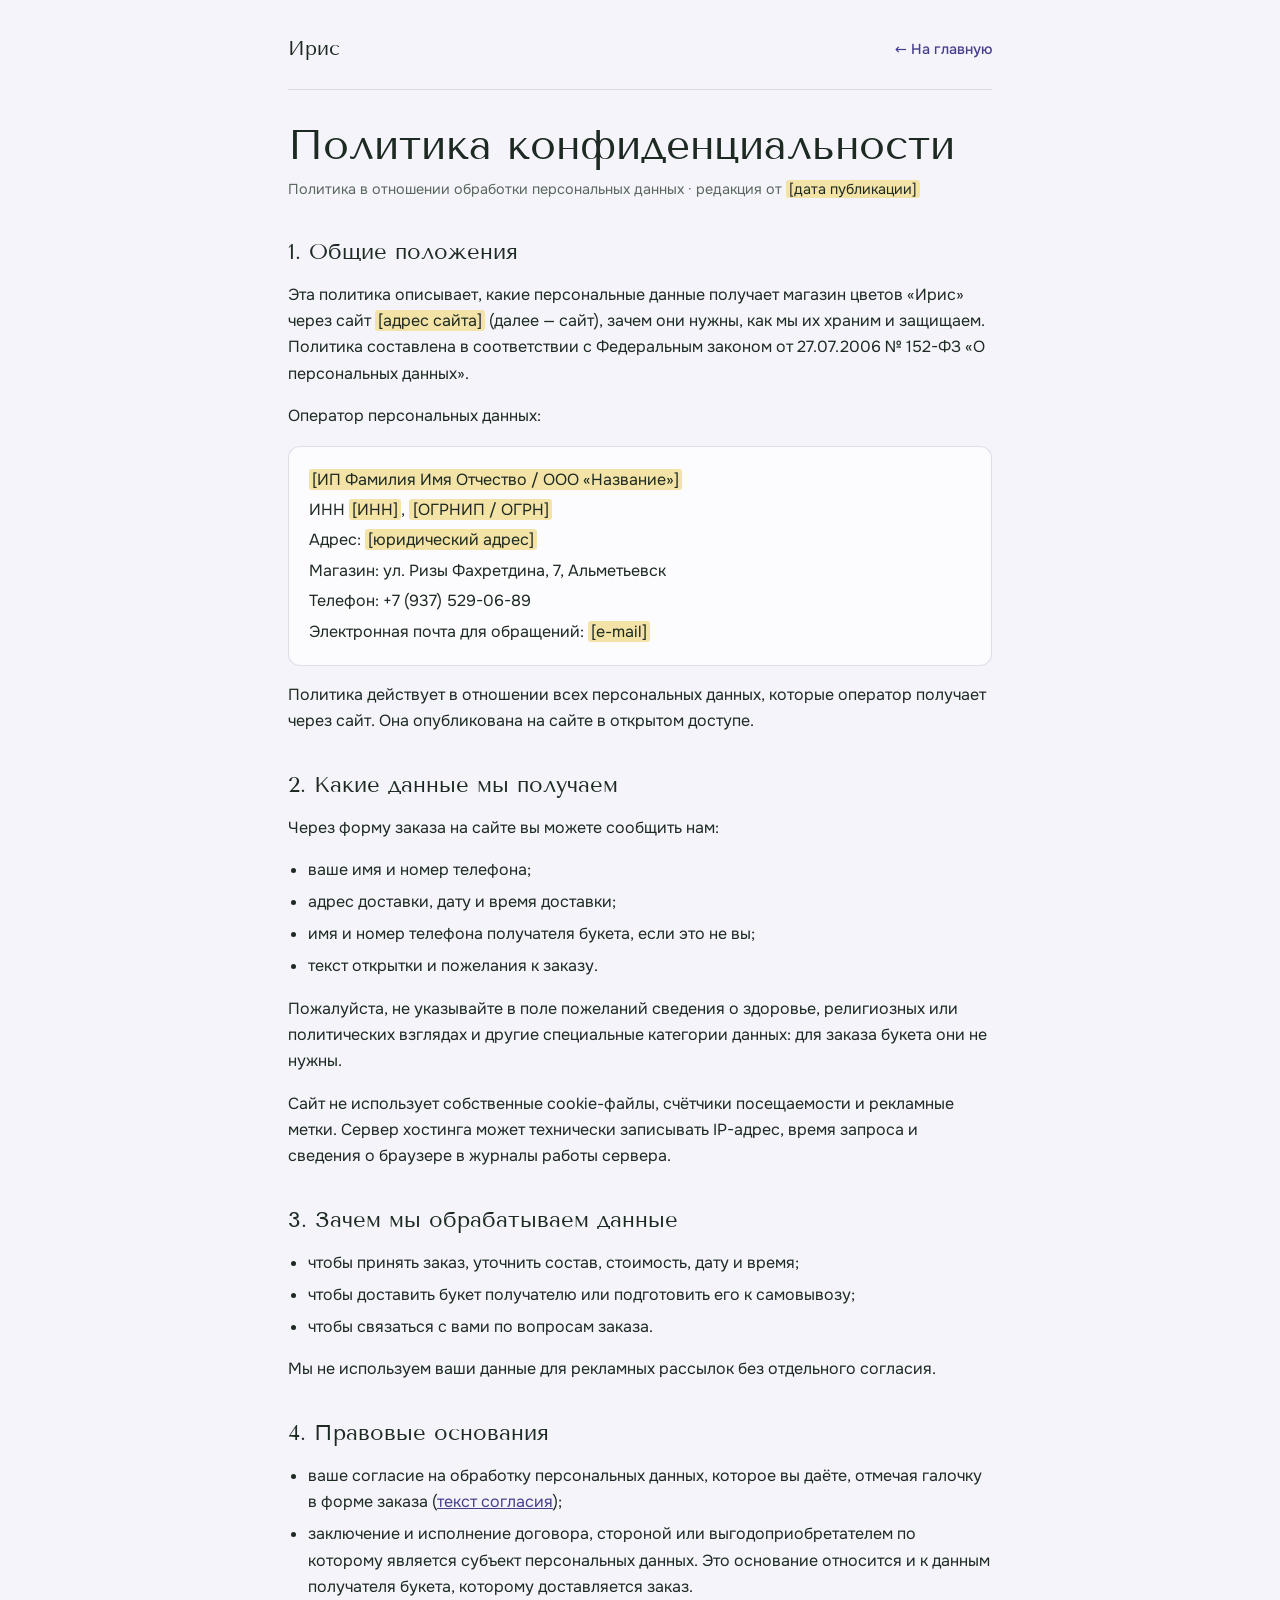
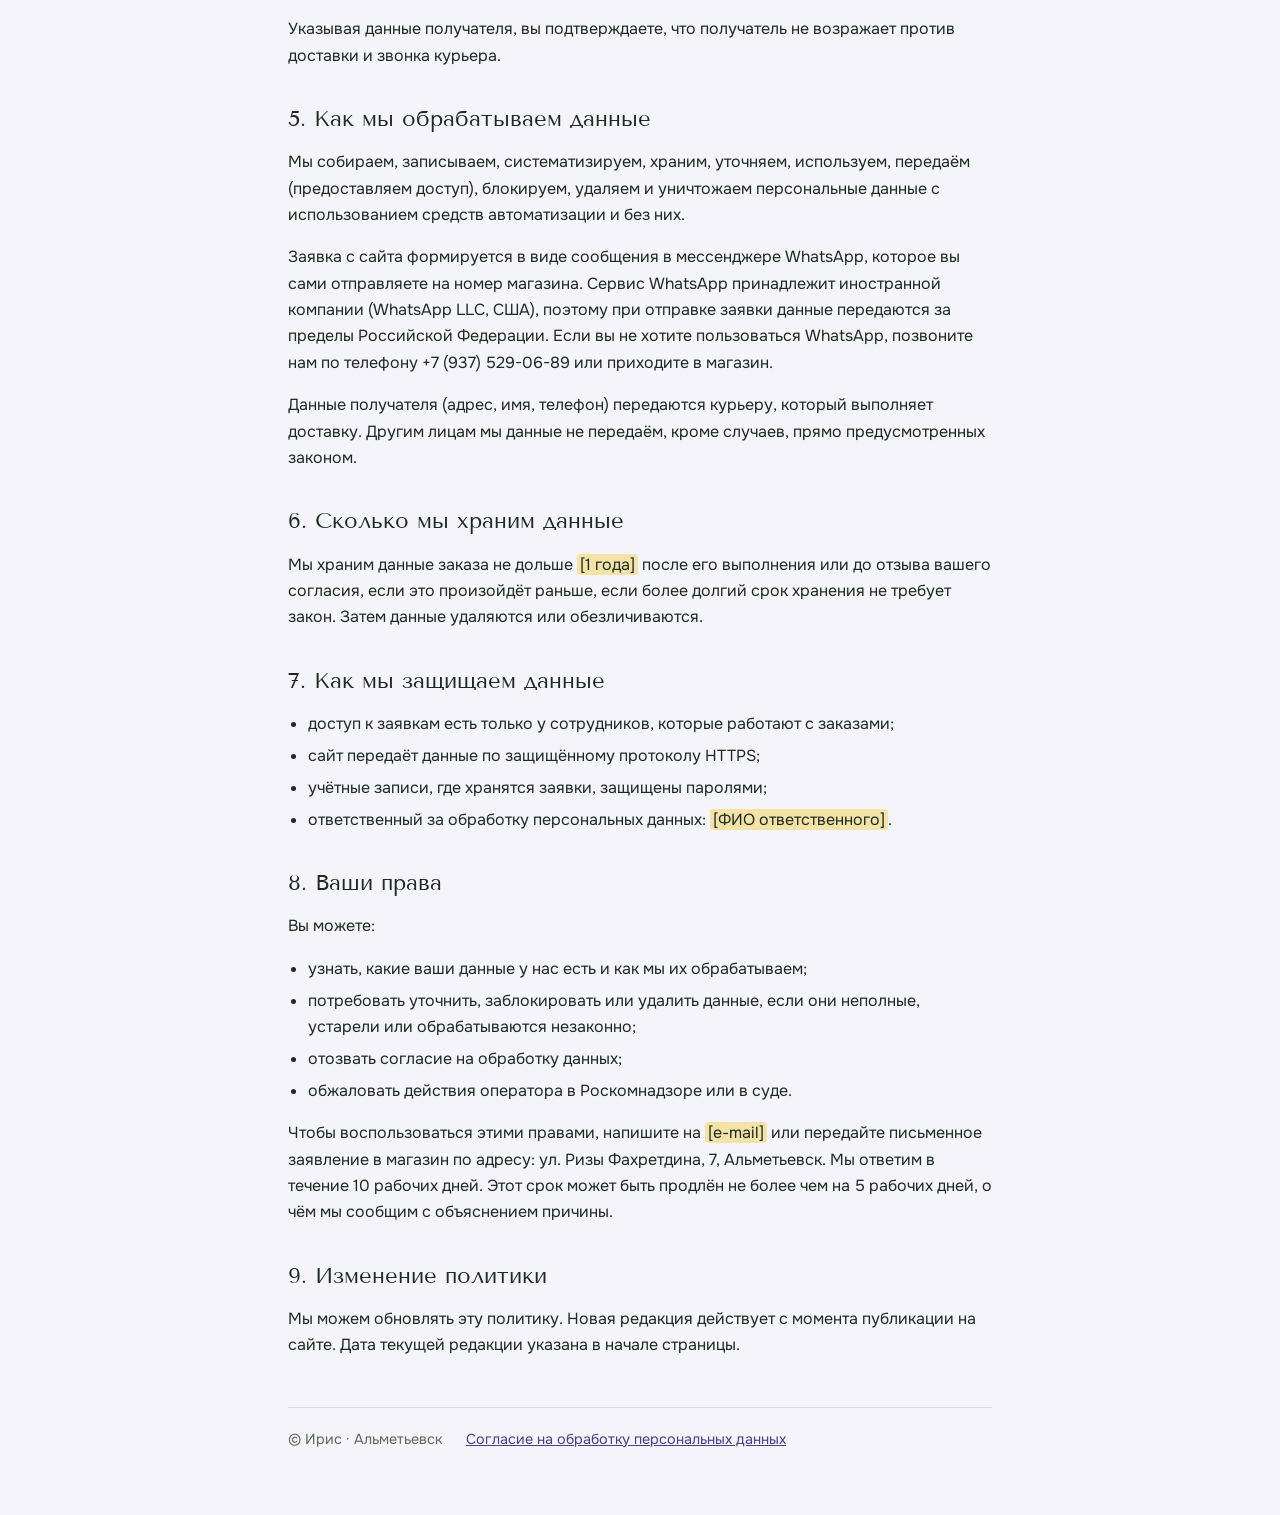
<file: privacy.html>
<!doctype html>
<html lang="ru">
<head>
<meta charset="utf-8">
<meta name="viewport" content="width=device-width, initial-scale=1, viewport-fit=cover">
<title>Политика конфиденциальности · Ирис</title>
<meta name="robots" content="noindex">
<link rel="icon" href="data:image/svg+xml,%3Csvg xmlns=%27http://www.w3.org/2000/svg%27 viewBox=%270 0 32 32%27%3E%3Crect width=%2732%27 height=%2732%27 rx=%277%27 fill=%27%23463f8c%27/%3E%3Cpath d=%27M16 26c0-8 3-13 10-16-1 8-4 13-10 16z%27 fill=%27%23f5f4fa%27/%3E%3Cpath d=%27M16 26c0-6-2-10-7-12 1 6 3 10 7 12z%27 fill=%27%23f5f4fa%27 opacity=%27.6%27/%3E%3C/svg%3E">
<link rel="preload" href="fonts/onest-cyrillic.woff2" as="font" type="font/woff2" crossorigin>
<link rel="preload" href="fonts/tenor-cyrillic.woff2" as="font" type="font/woff2" crossorigin>
<link rel="stylesheet" href="fonts/fonts.css">
<style>
  /* Юридическая страница: одна колонка ~70 знаков, цвета и шрифты как на главной */
  :root {
    --canvas: #f5f4fa; --surface: #fcfbfe; --ink: #1d2a22; --ink-soft: #5a675f; --accent: #463f8c; --hair: rgb(46 42 84 / .14);
    --display: "Tenor Sans", "Trebuchet MS", "Segoe UI", system-ui, sans-serif;
    --text: "Onest", "Segoe UI", system-ui, sans-serif;
  }
  * { box-sizing: border-box; }
  html, body { background: var(--canvas); }
  body { margin: 0; color: var(--ink); font: 400 1rem/1.65 var(--text); padding: 0 16px; }
  .wrap { max-width: 44rem; margin: 0 auto; padding-block: 2rem 4rem; }
  .top { display: flex; align-items: center; justify-content: space-between; gap: 1rem; padding-bottom: 1.5rem; border-bottom: 1px solid var(--hair); }
  .top a { color: var(--ink); text-decoration: none; font-family: var(--display); font-size: 1.25rem; display: inline-flex; align-items: center; gap: .5rem; }
  .top img { height: 2.6rem; width: auto; }
  .top .back { font: 500 .9rem var(--text); color: var(--accent); }
  h1 { font: 400 clamp(1.8rem, 5vw, 2.6rem)/1.15 var(--display); margin: 2rem 0 .5rem; text-wrap: balance; }
  .meta { color: var(--ink-soft); font-size: .9rem; margin: 0 0 2rem; }
  h2 { font: 400 1.35rem/1.3 var(--display); margin: 2.25rem 0 .75rem; text-wrap: balance; }
  p, li { max-width: 68ch; }
  ul { padding-left: 1.25rem; }
  li + li { margin-top: .35rem; }
  a { color: var(--accent); }
  a:focus-visible { outline: 2px solid var(--accent); outline-offset: 2px; }
  mark { background: #f3e3a6; color: var(--ink); padding: 0 .2em; border-radius: 3px; }
  .card { background: var(--surface); border: 1px solid var(--hair); border-radius: 12px; padding: 1rem 1.25rem; }
  .card p { margin: .25rem 0; }
  .foot { margin-top: 3rem; padding-top: 1.25rem; border-top: 1px solid var(--hair); color: var(--ink-soft); font-size: .9rem; display: flex; flex-wrap: wrap; gap: .5rem 1.5rem; }
</style>
</head>
<body>
<div class="wrap">
  <header class="top">
    <a href="index.html">Ирис</a>
    <a class="back" href="index.html">← На главную</a>
  </header>

  <main>
    <h1>Политика конфиденциальности</h1>
    <p class="meta">Политика в отношении обработки персональных данных · редакция от <mark>[дата публикации]</mark></p>

    <h2>1. Общие положения</h2>
    <p>Эта политика описывает, какие персональные данные получает магазин цветов «Ирис» через сайт <mark>[адрес сайта]</mark> (далее — сайт), зачем они нужны, как мы их храним и защищаем. Политика составлена в соответствии с Федеральным законом от 27.07.2006 № 152-ФЗ «О персональных данных».</p>
    <p>Оператор персональных данных:</p>
    <div class="card">
      <p><mark>[ИП Фамилия Имя Отчество / ООО «Название»]</mark></p>
      <p>ИНН <mark>[ИНН]</mark>, <mark>[ОГРНИП / ОГРН]</mark></p>
      <p>Адрес: <mark>[юридический адрес]</mark></p>
      <p>Магазин: ул. Ризы Фахретдина, 7, Альметьевск</p>
      <p>Телефон: +7 (937) 529-06-89</p>
      <p>Электронная почта для обращений: <mark>[e-mail]</mark></p>
    </div>
    <p>Политика действует в отношении всех персональных данных, которые оператор получает через сайт. Она опубликована на сайте в открытом доступе.</p>

    <h2>2. Какие данные мы получаем</h2>
    <p>Через форму заказа на сайте вы можете сообщить нам:</p>
    <ul>
      <li>ваше имя и номер телефона;</li>
      <li>адрес доставки, дату и время доставки;</li>
      <li>имя и номер телефона получателя букета, если это не вы;</li>
      <li>текст открытки и пожелания к заказу.</li>
    </ul>
    <p>Пожалуйста, не указывайте в поле пожеланий сведения о здоровье, религиозных или политических взглядах и другие специальные категории данных: для заказа букета они не нужны.</p>
    <p>Сайт не использует собственные cookie-файлы, счётчики посещаемости и рекламные метки. Сервер хостинга может технически записывать IP-адрес, время запроса и сведения о браузере в журналы работы сервера.</p>

    <h2>3. Зачем мы обрабатываем данные</h2>
    <ul>
      <li>чтобы принять заказ, уточнить состав, стоимость, дату и время;</li>
      <li>чтобы доставить букет получателю или подготовить его к самовывозу;</li>
      <li>чтобы связаться с вами по вопросам заказа.</li>
    </ul>
    <p>Мы не используем ваши данные для рекламных рассылок без отдельного согласия.</p>

    <h2>4. Правовые основания</h2>
    <ul>
      <li>ваше согласие на обработку персональных данных, которое вы даёте, отмечая галочку в форме заказа (<a href="soglasie.html">текст согласия</a>);</li>
      <li>заключение и исполнение договора, стороной или выгодоприобретателем по которому является субъект персональных данных. Это основание относится и к данным получателя букета, которому доставляется заказ.</li>
    </ul>
    <p>Указывая данные получателя, вы подтверждаете, что получатель не возражает против доставки и звонка курьера.</p>

    <h2>5. Как мы обрабатываем данные</h2>
    <p>Мы собираем, записываем, систематизируем, храним, уточняем, используем, передаём (предоставляем доступ), блокируем, удаляем и уничтожаем персональные данные с использованием средств автоматизации и без них.</p>
    <p>Заявка с сайта формируется в виде сообщения в мессенджере WhatsApp, которое вы сами отправляете на номер магазина. Сервис WhatsApp принадлежит иностранной компании (WhatsApp LLC, США), поэтому при отправке заявки данные передаются за пределы Российской Федерации. Если вы не хотите пользоваться WhatsApp, позвоните нам по телефону +7 (937) 529-06-89 или приходите в магазин.</p>
    <p>Данные получателя (адрес, имя, телефон) передаются курьеру, который выполняет доставку. Другим лицам мы данные не передаём, кроме случаев, прямо предусмотренных законом.</p>

    <h2>6. Сколько мы храним данные</h2>
    <p>Мы храним данные заказа не дольше <mark>[1 года]</mark> после его выполнения или до отзыва вашего согласия, если это произойдёт раньше, если более долгий срок хранения не требует закон. Затем данные удаляются или обезличиваются.</p>

    <h2>7. Как мы защищаем данные</h2>
    <ul>
      <li>доступ к заявкам есть только у сотрудников, которые работают с заказами;</li>
      <li>сайт передаёт данные по защищённому протоколу HTTPS;</li>
      <li>учётные записи, где хранятся заявки, защищены паролями;</li>
      <li>ответственный за обработку персональных данных: <mark>[ФИО ответственного]</mark>.</li>
    </ul>

    <h2>8. Ваши права</h2>
    <p>Вы можете:</p>
    <ul>
      <li>узнать, какие ваши данные у нас есть и как мы их обрабатываем;</li>
      <li>потребовать уточнить, заблокировать или удалить данные, если они неполные, устарели или обрабатываются незаконно;</li>
      <li>отозвать согласие на обработку данных;</li>
      <li>обжаловать действия оператора в Роскомнадзоре или в суде.</li>
    </ul>
    <p>Чтобы воспользоваться этими правами, напишите на <mark>[e-mail]</mark> или передайте письменное заявление в магазин по адресу: ул. Ризы Фахретдина, 7, Альметьевск. Мы ответим в течение 10 рабочих дней. Этот срок может быть продлён не более чем на 5 рабочих дней, о чём мы сообщим с объяснением причины.</p>

    <h2>9. Изменение политики</h2>
    <p>Мы можем обновлять эту политику. Новая редакция действует с момента публикации на сайте. Дата текущей редакции указана в начале страницы.</p>
  </main>

  <footer class="foot">
    <span>© Ирис · Альметьевск</span>
    <a href="soglasie.html">Согласие на обработку персональных данных</a>
  </footer>
</div>
</body>
</html>
</file>
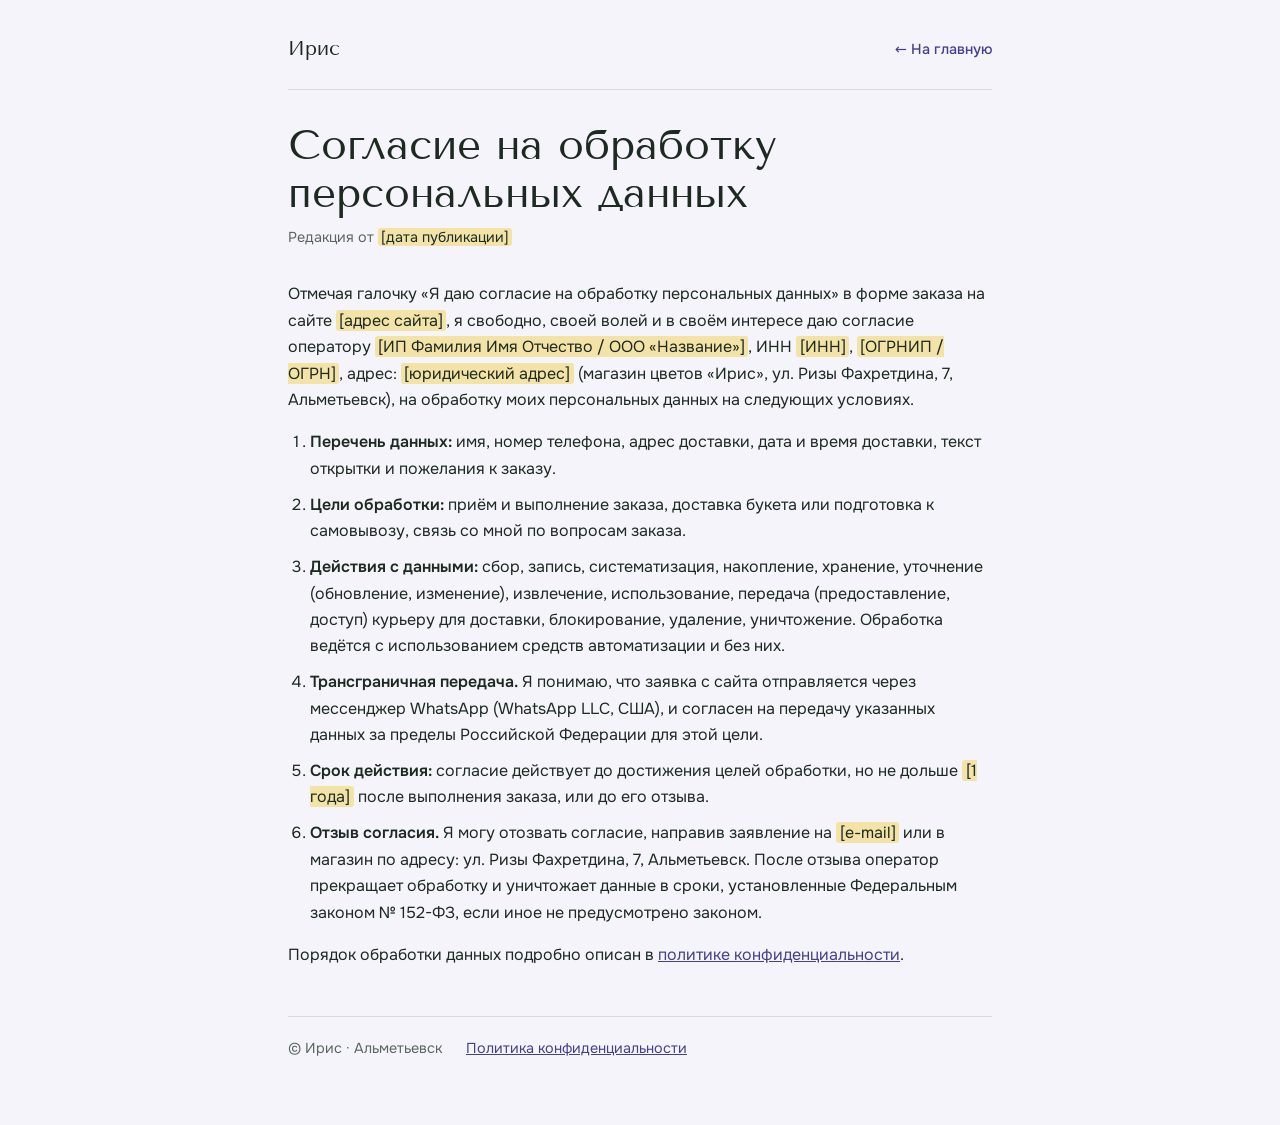
<file: soglasie.html>
<!doctype html>
<html lang="ru">
<head>
<meta charset="utf-8">
<meta name="viewport" content="width=device-width, initial-scale=1, viewport-fit=cover">
<title>Согласие на обработку данных · Ирис</title>
<meta name="robots" content="noindex">
<link rel="icon" href="data:image/svg+xml,%3Csvg xmlns=%27http://www.w3.org/2000/svg%27 viewBox=%270 0 32 32%27%3E%3Crect width=%2732%27 height=%2732%27 rx=%277%27 fill=%27%23463f8c%27/%3E%3Cpath d=%27M16 26c0-8 3-13 10-16-1 8-4 13-10 16z%27 fill=%27%23f5f4fa%27/%3E%3Cpath d=%27M16 26c0-6-2-10-7-12 1 6 3 10 7 12z%27 fill=%27%23f5f4fa%27 opacity=%27.6%27/%3E%3C/svg%3E">
<link rel="preload" href="fonts/onest-cyrillic.woff2" as="font" type="font/woff2" crossorigin>
<link rel="preload" href="fonts/tenor-cyrillic.woff2" as="font" type="font/woff2" crossorigin>
<link rel="stylesheet" href="fonts/fonts.css">
<style>
  /* Юридическая страница: одна колонка ~70 знаков, цвета и шрифты как на главной */
  :root {
    --canvas: #f5f4fa; --surface: #fcfbfe; --ink: #1d2a22; --ink-soft: #5a675f; --accent: #463f8c; --hair: rgb(46 42 84 / .14);
    --display: "Tenor Sans", "Trebuchet MS", "Segoe UI", system-ui, sans-serif;
    --text: "Onest", "Segoe UI", system-ui, sans-serif;
  }
  * { box-sizing: border-box; }
  html, body { background: var(--canvas); }
  body { margin: 0; color: var(--ink); font: 400 1rem/1.65 var(--text); padding: 0 16px; }
  .wrap { max-width: 44rem; margin: 0 auto; padding-block: 2rem 4rem; }
  .top { display: flex; align-items: center; justify-content: space-between; gap: 1rem; padding-bottom: 1.5rem; border-bottom: 1px solid var(--hair); }
  .top a { color: var(--ink); text-decoration: none; font-family: var(--display); font-size: 1.25rem; display: inline-flex; align-items: center; gap: .5rem; }
  .top img { height: 2.6rem; width: auto; }
  .top .back { font: 500 .9rem var(--text); color: var(--accent); }
  h1 { font: 400 clamp(1.8rem, 5vw, 2.6rem)/1.15 var(--display); margin: 2rem 0 .5rem; text-wrap: balance; }
  .meta { color: var(--ink-soft); font-size: .9rem; margin: 0 0 2rem; }
  p, li { max-width: 68ch; }
  ol { padding-left: 1.4rem; }
  li + li { margin-top: .6rem; }
  a { color: var(--accent); }
  a:focus-visible { outline: 2px solid var(--accent); outline-offset: 2px; }
  mark { background: #f3e3a6; color: var(--ink); padding: 0 .2em; border-radius: 3px; }
  .foot { margin-top: 3rem; padding-top: 1.25rem; border-top: 1px solid var(--hair); color: var(--ink-soft); font-size: .9rem; display: flex; flex-wrap: wrap; gap: .5rem 1.5rem; }
</style>
</head>
<body>
<div class="wrap">
  <header class="top">
    <a href="index.html">Ирис</a>
    <a class="back" href="index.html">← На главную</a>
  </header>

  <main>
    <h1>Согласие на обработку персональных данных</h1>
    <p class="meta">Редакция от <mark>[дата публикации]</mark></p>

    <p>Отмечая галочку «Я даю согласие на обработку персональных данных» в форме заказа на сайте <mark>[адрес сайта]</mark>, я свободно, своей волей и в своём интересе даю согласие оператору <mark>[ИП Фамилия Имя Отчество / ООО «Название»]</mark>, ИНН <mark>[ИНН]</mark>, <mark>[ОГРНИП / ОГРН]</mark>, адрес: <mark>[юридический адрес]</mark> (магазин цветов «Ирис», ул. Ризы Фахретдина, 7, Альметьевск), на обработку моих персональных данных на следующих условиях.</p>

    <ol>
      <li><b>Перечень данных:</b> имя, номер телефона, адрес доставки, дата и время доставки, текст открытки и пожелания к заказу.</li>
      <li><b>Цели обработки:</b> приём и выполнение заказа, доставка букета или подготовка к самовывозу, связь со мной по вопросам заказа.</li>
      <li><b>Действия с данными:</b> сбор, запись, систематизация, накопление, хранение, уточнение (обновление, изменение), извлечение, использование, передача (предоставление, доступ) курьеру для доставки, блокирование, удаление, уничтожение. Обработка ведётся с использованием средств автоматизации и без них.</li>
      <li><b>Трансграничная передача.</b> Я понимаю, что заявка с сайта отправляется через мессенджер WhatsApp (WhatsApp LLC, США), и согласен на передачу указанных данных за пределы Российской Федерации для этой цели.</li>
      <li><b>Срок действия:</b> согласие действует до достижения целей обработки, но не дольше <mark>[1 года]</mark> после выполнения заказа, или до его отзыва.</li>
      <li><b>Отзыв согласия.</b> Я могу отозвать согласие, направив заявление на <mark>[e-mail]</mark> или в магазин по адресу: ул. Ризы Фахретдина, 7, Альметьевск. После отзыва оператор прекращает обработку и уничтожает данные в сроки, установленные Федеральным законом № 152-ФЗ, если иное не предусмотрено законом.</li>
    </ol>

    <p>Порядок обработки данных подробно описан в <a href="privacy.html">политике конфиденциальности</a>.</p>
  </main>

  <footer class="foot">
    <span>© Ирис · Альметьевск</span>
    <a href="privacy.html">Политика конфиденциальности</a>
  </footer>
</div>
</body>
</html>
</file>
<file: fonts/fonts.css>
/* Шрифты сайта, хранятся локально (SIL Open Font License). Источник: Google Fonts.
   Onest — переменный шрифт, один файл на набор символов покрывает начертания 400–600. */
@font-face { font-family: "Onest"; font-style: normal; font-weight: 400 600; font-display: swap;
  src: url("onest-cyrillic.woff2") format("woff2");
  unicode-range: U+0301, U+0400-045F, U+0490-0491, U+04B0-04B1, U+2116; }
@font-face { font-family: "Onest"; font-style: normal; font-weight: 400 600; font-display: swap;
  src: url("onest-latin-ext.woff2") format("woff2");
  unicode-range: U+0100-02BA, U+02BD-02C5, U+02C7-02CC, U+02CE-02D7, U+02DD-02FF, U+0304, U+0308, U+0329, U+1D00-1DBF, U+1E00-1E9F, U+1EF2-1EFF, U+2020, U+20A0-20AB, U+20AD-20C0, U+2113, U+2C60-2C7F, U+A720-A7FF; }
@font-face { font-family: "Onest"; font-style: normal; font-weight: 400 600; font-display: swap;
  src: url("onest-latin.woff2") format("woff2");
  unicode-range: U+0000-00FF, U+0131, U+0152-0153, U+02BB-02BC, U+02C6, U+02DA, U+02DC, U+0304, U+0308, U+0329, U+2000-206F, U+20AC, U+2122, U+2191, U+2193, U+2212, U+2215, U+FEFF, U+FFFD; }

@font-face { font-family: "Tenor Sans"; font-style: normal; font-weight: 400; font-display: swap;
  src: url("tenor-cyrillic.woff2") format("woff2");
  unicode-range: U+0301, U+0400-045F, U+0490-0491, U+04B0-04B1, U+2116; }
@font-face { font-family: "Tenor Sans"; font-style: normal; font-weight: 400; font-display: swap;
  src: url("tenor-latin-ext.woff2") format("woff2");
  unicode-range: U+0100-02BA, U+02BD-02C5, U+02C7-02CC, U+02CE-02D7, U+02DD-02FF, U+0304, U+0308, U+0329, U+1D00-1DBF, U+1E00-1E9F, U+1EF2-1EFF, U+2020, U+20A0-20AB, U+20AD-20C0, U+2113, U+2C60-2C7F, U+A720-A7FF; }
@font-face { font-family: "Tenor Sans"; font-style: normal; font-weight: 400; font-display: swap;
  src: url("tenor-latin.woff2") format("woff2");
  unicode-range: U+0000-00FF, U+0131, U+0152-0153, U+02BB-02BC, U+02C6, U+02DA, U+02DC, U+0304, U+0308, U+0329, U+2000-206F, U+20AC, U+2122, U+2191, U+2193, U+2212, U+2215, U+FEFF, U+FFFD; }
</file>
<file: vibe.css>
/* ============================================================================
   vibe.css – пол вкуса для «Вайб-сайта»
   ----------------------------------------------------------------------------
   Два слоя:
     ТОКЕНЫ  – то, что меняем под бренд: 6 цветов, 2 шрифта. Остальное выводится.
     МЕХАНИКА – то, что двигает движок ([data-v-*]). Не перекрашивать.
   Всё завёрнуто в .v-page, чтобы не конфликтовать со стилями Тильды.
   ========================================================================== */

.v-page {
  /* --- цвета: 6 ролей, один акцент ------------------------------------- */
  --v-canvas:     #0b0c0e;   /* фон страницы (drift меняет его)            */
  --v-surface:    #15171b;   /* всё, что приподнято над фоном              */
  --v-ink:        #f2efe9;   /* основной текст                             */
  --v-ink-soft:   #a09b93;   /* вторичный текст, тонированный, не серый    */
  --v-accent:     #f2a93b;   /* ОДИН акцент                                */
  --v-accent-ink: #14110b;   /* текст на акценте                           */

  --v-hair: color-mix(in oklab, var(--v-ink) 14%, transparent);
  --v-hair-strong: color-mix(in oklab, var(--v-ink) 26%, transparent);

  /* --- шрифты: максимум две гарнитуры ----------------------------------- */
  --v-font-display: "Unbounded", "Arial Black", system-ui, sans-serif;
  --v-font-text: "Manrope", "Segoe UI", system-ui, sans-serif;

  /* --- размерная шкала (плавная) ---------------------------------------- */
  --v-t-xs:   clamp(0.75rem, 0.72rem + 0.15vw, 0.82rem);
  --v-t-sm:   clamp(0.875rem, 0.84rem + 0.18vw, 0.95rem);
  --v-t-base: clamp(1rem, 0.96rem + 0.22vw, 1.125rem);
  --v-t-lg:   clamp(1.2rem, 1.1rem + 0.5vw, 1.5rem);
  --v-t-xl:   clamp(1.6rem, 1.35rem + 1.2vw, 2.25rem);
  --v-t-2xl:  clamp(2rem, 1.5rem + 2.4vw, 3.4rem);
  --v-t-3xl:  clamp(2.6rem, 1.7rem + 4.2vw, 5rem);
  --v-t-4xl:  clamp(3rem, 1.6rem + 6.4vw, 7rem);

  --v-track-tight: -0.03em;
  --v-track-normal: -0.005em;
  --v-track-wide: 0.08em;

  /* --- отступы (база 4px) ----------------------------------------------- */
  --v-1: 0.25rem; --v-2: 0.5rem; --v-3: 0.75rem; --v-4: 1rem; --v-5: 1.5rem;
  --v-6: 2rem; --v-7: 3rem; --v-8: 4rem; --v-9: 6rem; --v-10: 8rem;
  --v-gutter: clamp(1.25rem, 4vw, 4rem);
  --v-section: clamp(4rem, 10vw, 9rem);
  --v-measure: 60ch;

  /* --- глубина и движение ----------------------------------------------- */
  --v-radius: 14px;
  --v-shadow-color: 0 0 0;
  --v-e1: 0 1px 2px rgb(var(--v-shadow-color) / .28), 0 6px 18px rgb(var(--v-shadow-color) / .22);
  --v-e2: 0 2px 6px rgb(var(--v-shadow-color) / .3), 0 18px 48px rgb(var(--v-shadow-color) / .32);
  --v-edge: inset 0 1px 0 color-mix(in oklab, var(--v-ink) 12%, transparent);
  --v-ease-out: cubic-bezier(0.23, 1, 0.32, 1);

  background: var(--v-canvas);
  color: var(--v-ink);
  font-family: var(--v-font-text);
  font-size: var(--v-t-base);
  line-height: 1.6;
  -webkit-font-smoothing: antialiased;
  text-rendering: optimizeLegibility;
  transition: background-color .7s var(--v-ease-out);
  overflow-x: clip;
  position: relative;
}

/* ------------------------------------------------------------ база ------ */
body:has(> .v-page) { margin: 0; }
.v-page *, .v-page *::before, .v-page *::after { box-sizing: border-box; }
.v-page h1, .v-page h2, .v-page h3, .v-page p, .v-page ul, .v-page figure { margin: 0; }
.v-page ul { padding: 0; list-style: none; }
.v-page img, .v-page video { display: block; max-width: 100%; height: auto; }
.v-page a { color: inherit; text-decoration-thickness: 1px; text-underline-offset: .18em; }
.v-page ::selection { background: var(--v-accent); color: var(--v-accent-ink); }
.v-page :focus-visible { outline: 2px solid var(--v-accent); outline-offset: 3px; border-radius: 3px; }
.v-page button { font: inherit; color: inherit; background: none; border: 0; cursor: pointer; }

/* ------------------------------------------------------------ типографика */
.v-display {
  font-family: var(--v-font-display);
  font-weight: var(--v-display-weight, 700);
  line-height: 1.02;
  letter-spacing: var(--v-track-tight);
  text-wrap: balance;
}
.v-display--xl { font-size: var(--v-t-4xl); line-height: .96; }
.v-display--lg { font-size: var(--v-t-3xl); }
.v-display--md { font-size: var(--v-t-2xl); line-height: 1.06; }
.v-display--sm { font-size: var(--v-t-xl); line-height: 1.1; }
.v-lede { font-size: var(--v-t-lg); line-height: 1.4; max-width: 34ch; text-wrap: pretty; }
.v-body { max-width: var(--v-measure); text-wrap: pretty; }
.v-soft { color: var(--v-ink-soft); }
.v-label {
  font-size: var(--v-t-xs); letter-spacing: var(--v-track-wide);
  text-transform: uppercase; color: var(--v-ink-soft);
}
.v-nums { font-variant-numeric: tabular-nums; }
@media (max-width: 700px) {
  .v-display--xl { font-size: var(--v-t-2xl); line-height: 1.02; }
  .v-display--lg { font-size: var(--v-t-xl); }
}

/* ------------------------------------------------------------ сетка ----- */
.v-wrap { width: min(100% - 2 * var(--v-gutter), 76rem); margin-inline: auto; }
.v-section { padding-block: var(--v-section); position: relative; }
.v-section--tight { padding-block: calc(var(--v-section) * .5); }
.v-stack { display: flex; flex-direction: column; gap: var(--v-5); }
.v-stack > * + .v-display { margin-top: var(--v-4); }

/* ------------------------------------------------------------ кнопки ---- */
.v-btn {
  display: inline-flex; align-items: center; gap: .6em;
  padding: .95em 1.6em; border-radius: 999px;
  font-weight: 600; font-size: var(--v-t-sm); letter-spacing: .01em;
  text-decoration: none; white-space: nowrap;
  background: var(--v-accent); color: var(--v-accent-ink);
  box-shadow: var(--v-e1);
  transition: transform .16s var(--v-ease-out), box-shadow .16s var(--v-ease-out), background-color .16s;
  will-change: transform;
}
.v-page a.v-btn { color: var(--v-accent-ink); } /* иначе .v-page a { color: inherit } перебивает цвет текста кнопки */
.v-page a.v-btn--ghost { color: var(--v-ink); }
.v-btn:hover { box-shadow: var(--v-e2); }
.v-btn:active { transform: scale(.97); }
.v-btn--ghost {
  background: transparent; color: var(--v-ink);
  box-shadow: inset 0 0 0 1px var(--v-hair-strong);
}
.v-btn--ghost:hover { box-shadow: inset 0 0 0 1px var(--v-ink); }

/* ============================================================ МЕХАНИКА == */

/* Акты: закреплённая сцена держится на экране всё время своего пролёта */
[data-v-act="pin"], [data-v-act="pan"] { position: relative; height: calc(var(--v-span, 2) * 100svh); }
[data-v-stage] {
  position: sticky; top: 0; height: 100svh; overflow: hidden;
  display: block;
}
[data-v-act="flow"] { position: relative; }

/* Слои и картинки на сцене */
.v-fill { position: absolute; inset: 0; }
.v-fill > img { width: 100%; height: 100%; object-fit: cover; }
.v-layer { position: absolute; inset: 0; pointer-events: none; will-change: transform; }
.v-layer > img { position: absolute; max-width: none; }

/* Текст на сцене: три привязки */
.v-copy { position: absolute; z-index: 3; max-width: min(46rem, 90vw); }
.v-copy--lead { left: var(--v-gutter); bottom: clamp(3rem, 12vh, 9rem); }
.v-copy--trail { right: var(--v-gutter); bottom: clamp(3rem, 12vh, 9rem); text-align: right; }
.v-copy--center { left: 50%; top: 50%; transform: translate(-50%, -50%); text-align: center; }
.v-copy--top { left: var(--v-gutter); top: clamp(5rem, 14vh, 9rem); }

/* Затемнение только там, где сидит текст: сосед текста, не его потомок */
.v-scrim { position: absolute; inset: 0; z-index: 2; pointer-events: none; }
.v-scrim--lead {
  background: radial-gradient(120% 90% at 0% 100%, rgb(0 0 0 / .78) 0%, rgb(0 0 0 / .45) 38%, transparent 70%);
}
.v-scrim--trail {
  background: radial-gradient(120% 90% at 100% 100%, rgb(0 0 0 / .78) 0%, rgb(0 0 0 / .45) 38%, transparent 70%);
}
.v-scrim--band {
  background: linear-gradient(to top, rgb(0 0 0 / .82) 0%, rgb(0 0 0 / .5) 32%, transparent 62%);
}
.v-scrim--light { --s: 255 255 255; }
.v-scrim--light.v-scrim--band {
  background: linear-gradient(to top, rgb(var(--s) / .9) 0%, rgb(var(--s) / .55) 34%, transparent 62%);
}
@media (max-width: 860px) {
  .v-copy--lead, .v-copy--trail { left: var(--v-gutter); right: var(--v-gutter); text-align: left; max-width: none; }
  .v-scrim--lead, .v-scrim--trail {
    background: linear-gradient(to top, rgb(0 0 0 / .82) 0%, rgb(0 0 0 / .5) 32%, transparent 62%);
  }
}

/* Реплики: движок пишет opacity и transform */
[data-v-cue] { will-change: opacity, transform; }
[data-v-cue]:not(.v-cue-on) { pointer-events: none; }

/* Кинетика: слова выезжают из-под маски; маска с запасом под хвосты букв */
.v-k { display: inline-block; overflow: hidden; vertical-align: bottom; padding-bottom: .14em; margin-bottom: -.14em; }
.v-ki { display: inline-block; will-change: transform, opacity; }

/* Шторка */
[data-v-reveal] { will-change: clip-path; }

/* Появление обычных секций: один раз, при входе */
[data-v-in] > * { opacity: 0; transform: translateY(14px); transition: opacity .62s var(--v-ease-out), transform .62s var(--v-ease-out); transition-delay: calc(var(--v-i, 0) * var(--v-stagger, 70ms)); }
[data-v-in].v-on > * { opacity: 1; transform: none; }
[data-v-in][data-v-in-self] { opacity: 0; transform: translateY(14px); transition: opacity .62s var(--v-ease-out), transform .62s var(--v-ease-out); }
[data-v-in][data-v-in-self] > * { opacity: 1; transform: none; transition: none; }
[data-v-in][data-v-in-self].v-on { opacity: 1; transform: none; }

/* Лента */
[data-v-pan] { display: flex; gap: var(--v-6); width: max-content; will-change: transform; }

/* Наклон и магнит */
[data-v-tilt] { transform-style: preserve-3d; will-change: transform; }
[data-v-magnet] { will-change: transform; }

/* Полоса прогресса */
[data-v-progress] { position: fixed; left: 0; top: 0; height: 2px; width: 100%; background: var(--v-accent); transform-origin: left; transform: scaleX(0); z-index: 50; pointer-events: none; }

/* Зерно: плоский тёмный фон полосит на реальных экранах */
.v-grain { position: fixed; inset: 0; pointer-events: none; z-index: 40; opacity: .045; mix-blend-mode: overlay;
  background-image: url("data:image/svg+xml,%3Csvg xmlns='http://www.w3.org/2000/svg' width='160' height='160'%3E%3Cfilter id='n'%3E%3CfeTurbulence type='fractalNoise' baseFrequency='.9' numOctaves='2' stitchTiles='stitch'/%3E%3C/filter%3E%3Crect width='100%25' height='100%25' filter='url(%23n)'/%3E%3C/svg%3E"); }

/* Тач: лента листается пальцем, сцена не закрепляется */
@media (pointer: coarse) {
  .v-page [data-v-act="pan"] { height: auto; }
  .v-page [data-v-act="pan"] [data-v-stage] { position: static; height: auto; overflow-x: auto; overflow-y: hidden; -webkit-overflow-scrolling: touch; scroll-snap-type: x proximity; scrollbar-width: none; }
  .v-page [data-v-act="pan"] [data-v-stage]::-webkit-scrollbar { display: none; }
  .v-page [data-v-pan] { transform: none !important; }
  .v-page [data-v-pan] > * { scroll-snap-align: start; }
}

/* Без анимаций: меньше и мягче, но не ноль */
@media (prefers-reduced-motion: reduce) {
  .v-page [data-v-cue], .v-page .v-ki { opacity: 1 !important; transform: none !important; }
  .v-page [data-v-reveal] { clip-path: none !important; }
  .v-page .v-layer { transform: none !important; }
  .v-page [data-v-in] > * { opacity: 1; transform: none; transition: none; }
  .v-page [data-v-act="pan"] [data-v-stage] { overflow-x: auto; }
  .v-page [data-v-pan] { transform: none !important; }
}
</file>
